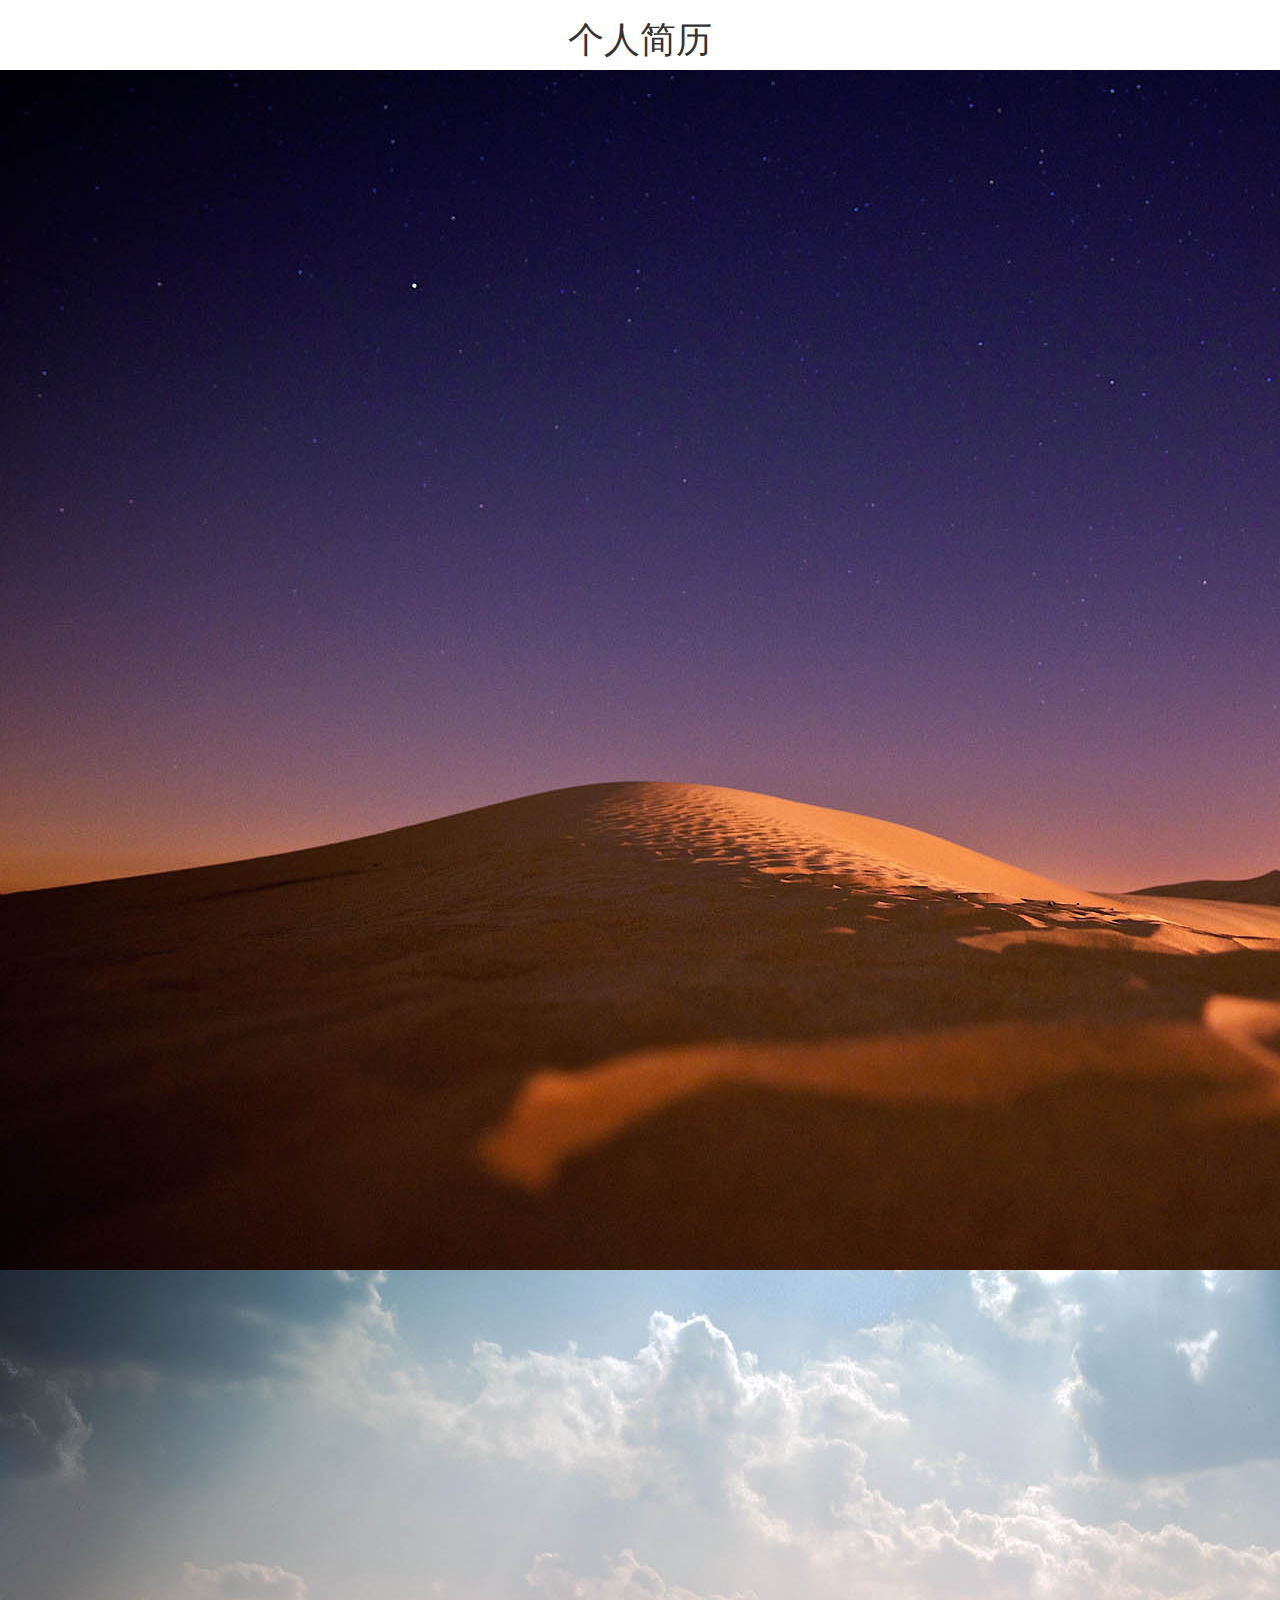
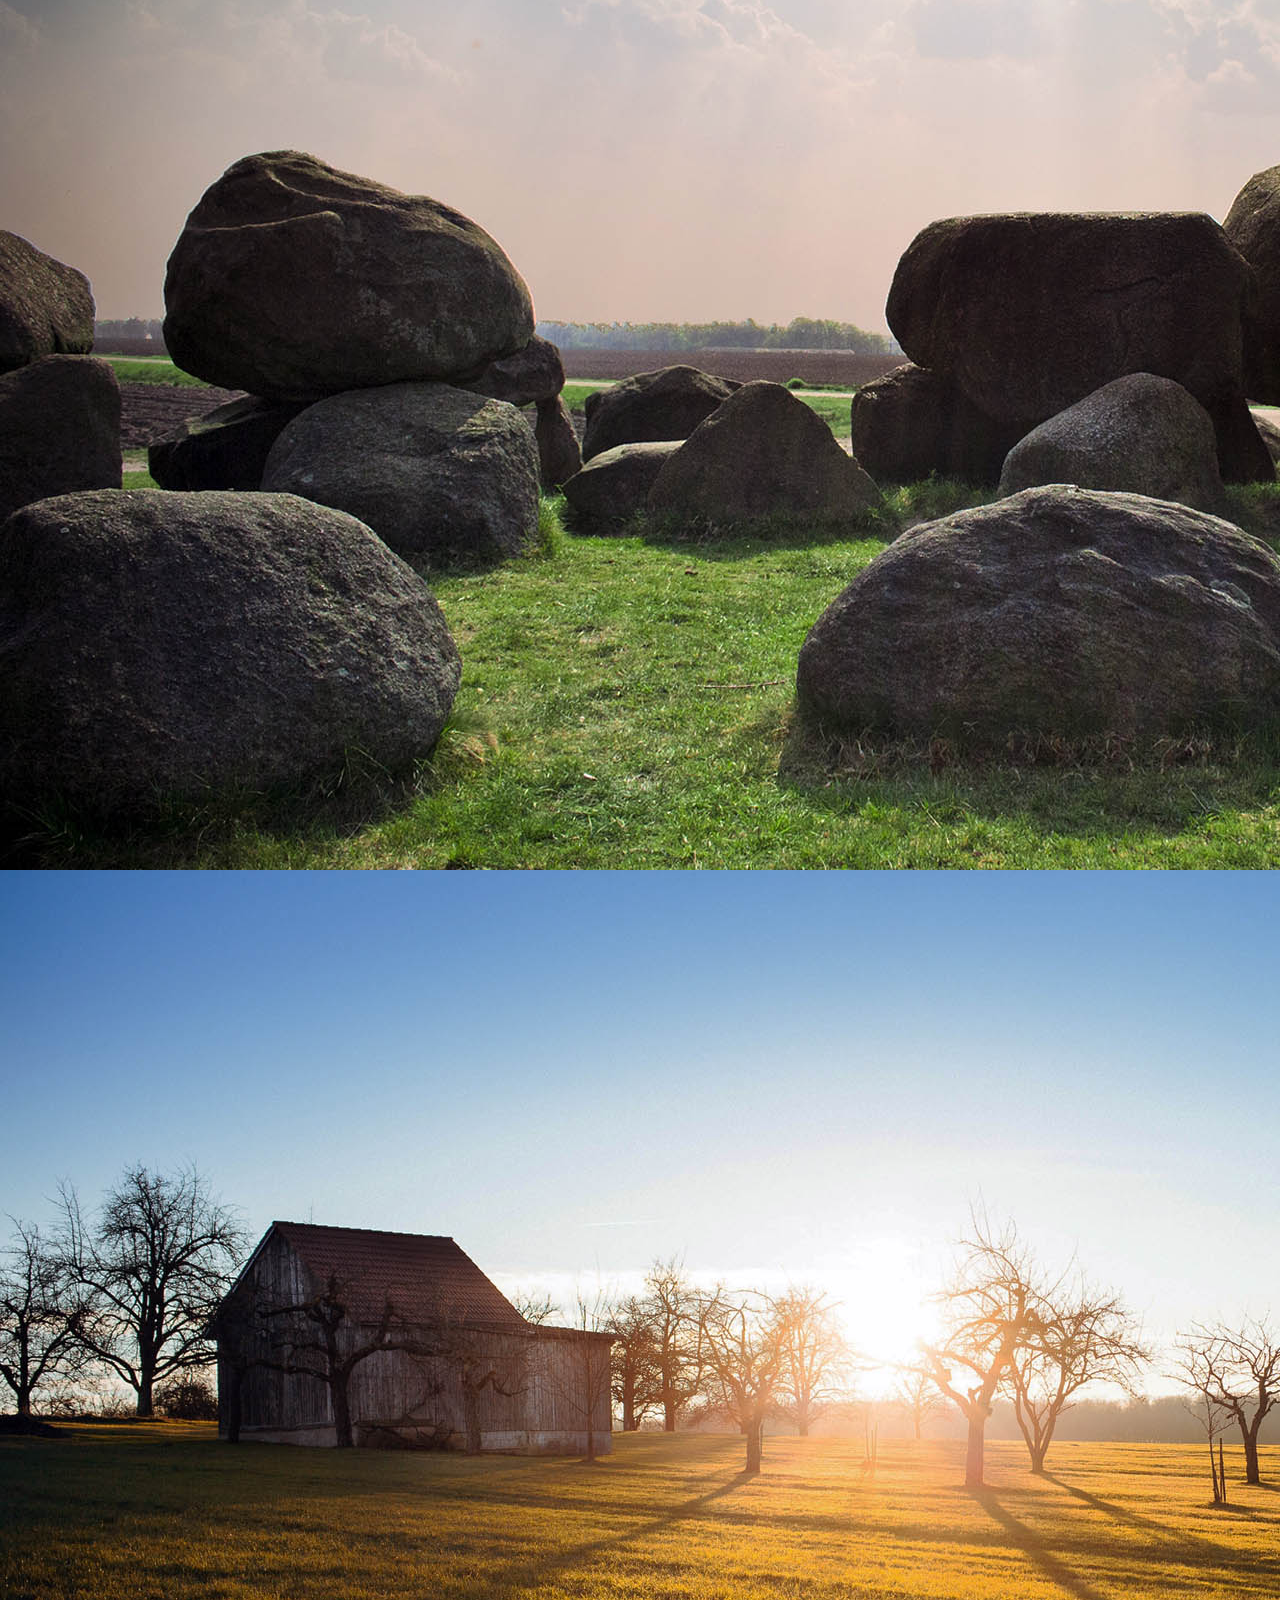
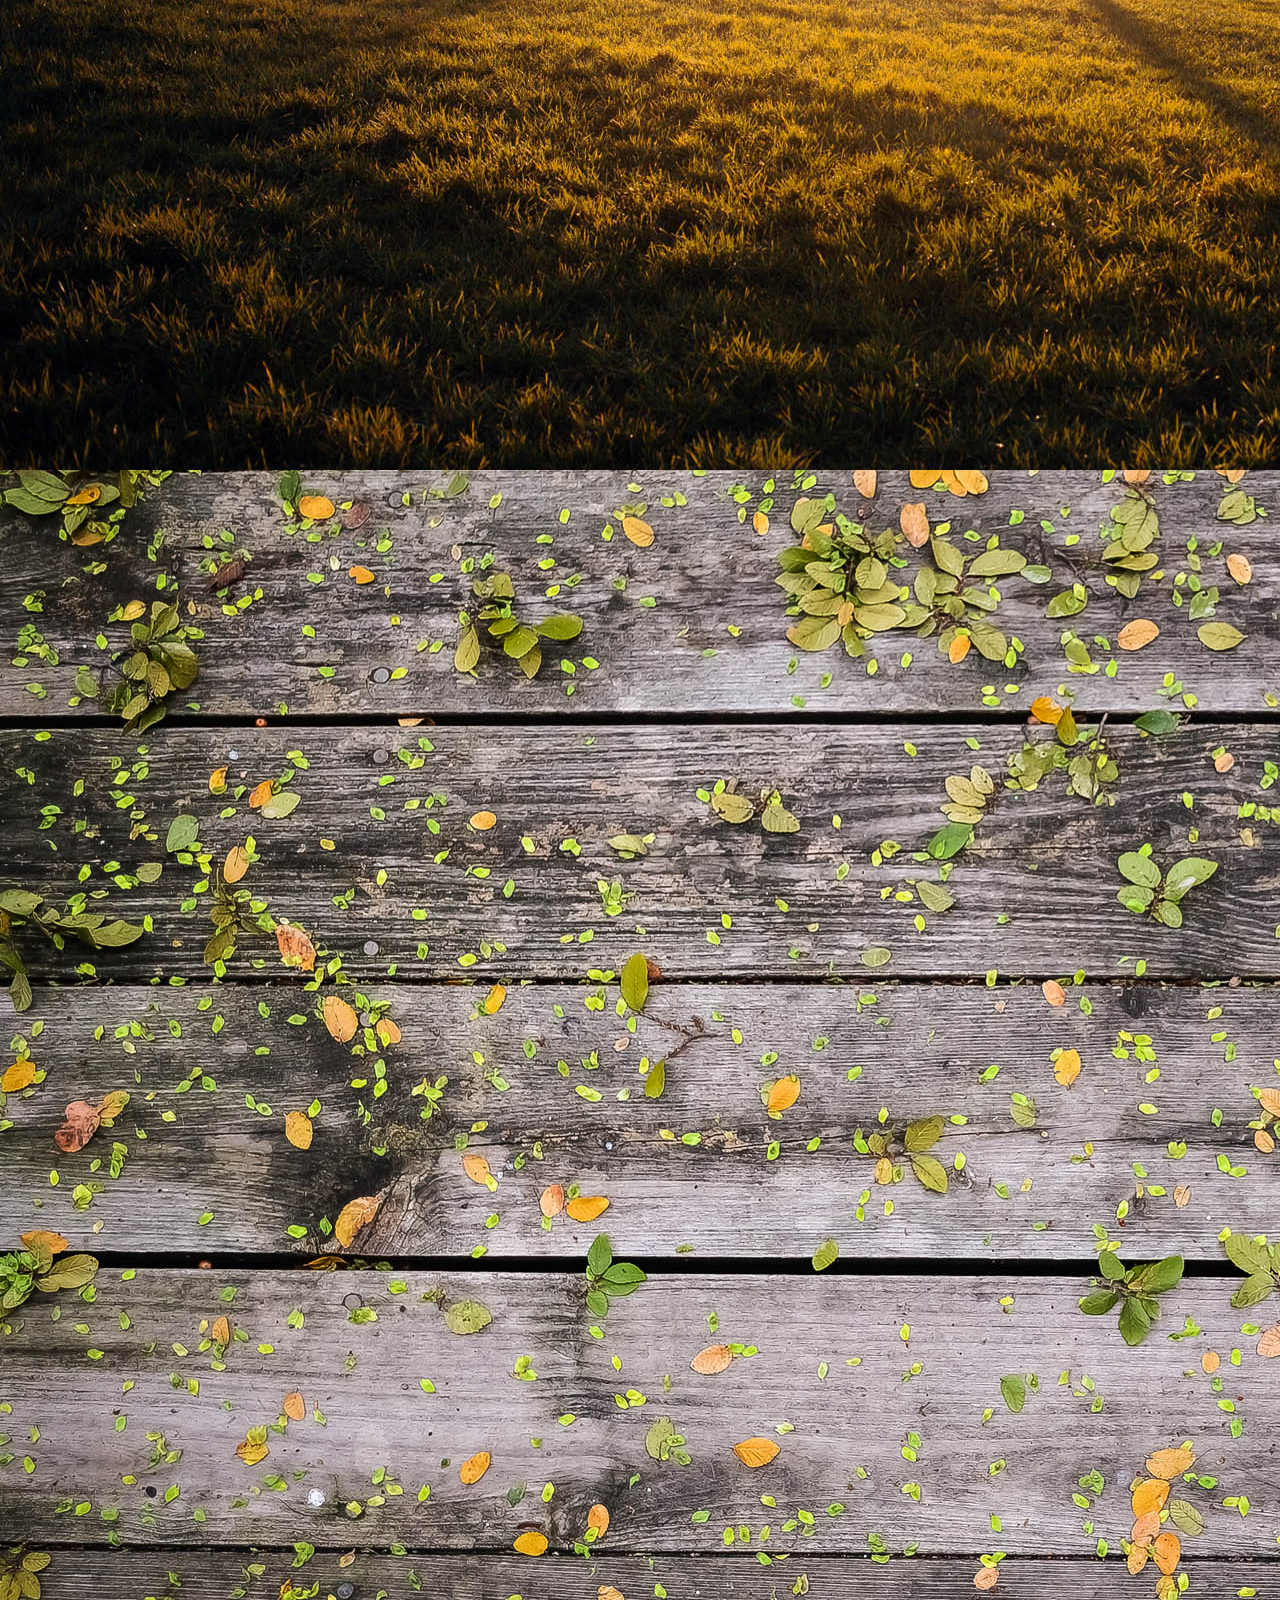
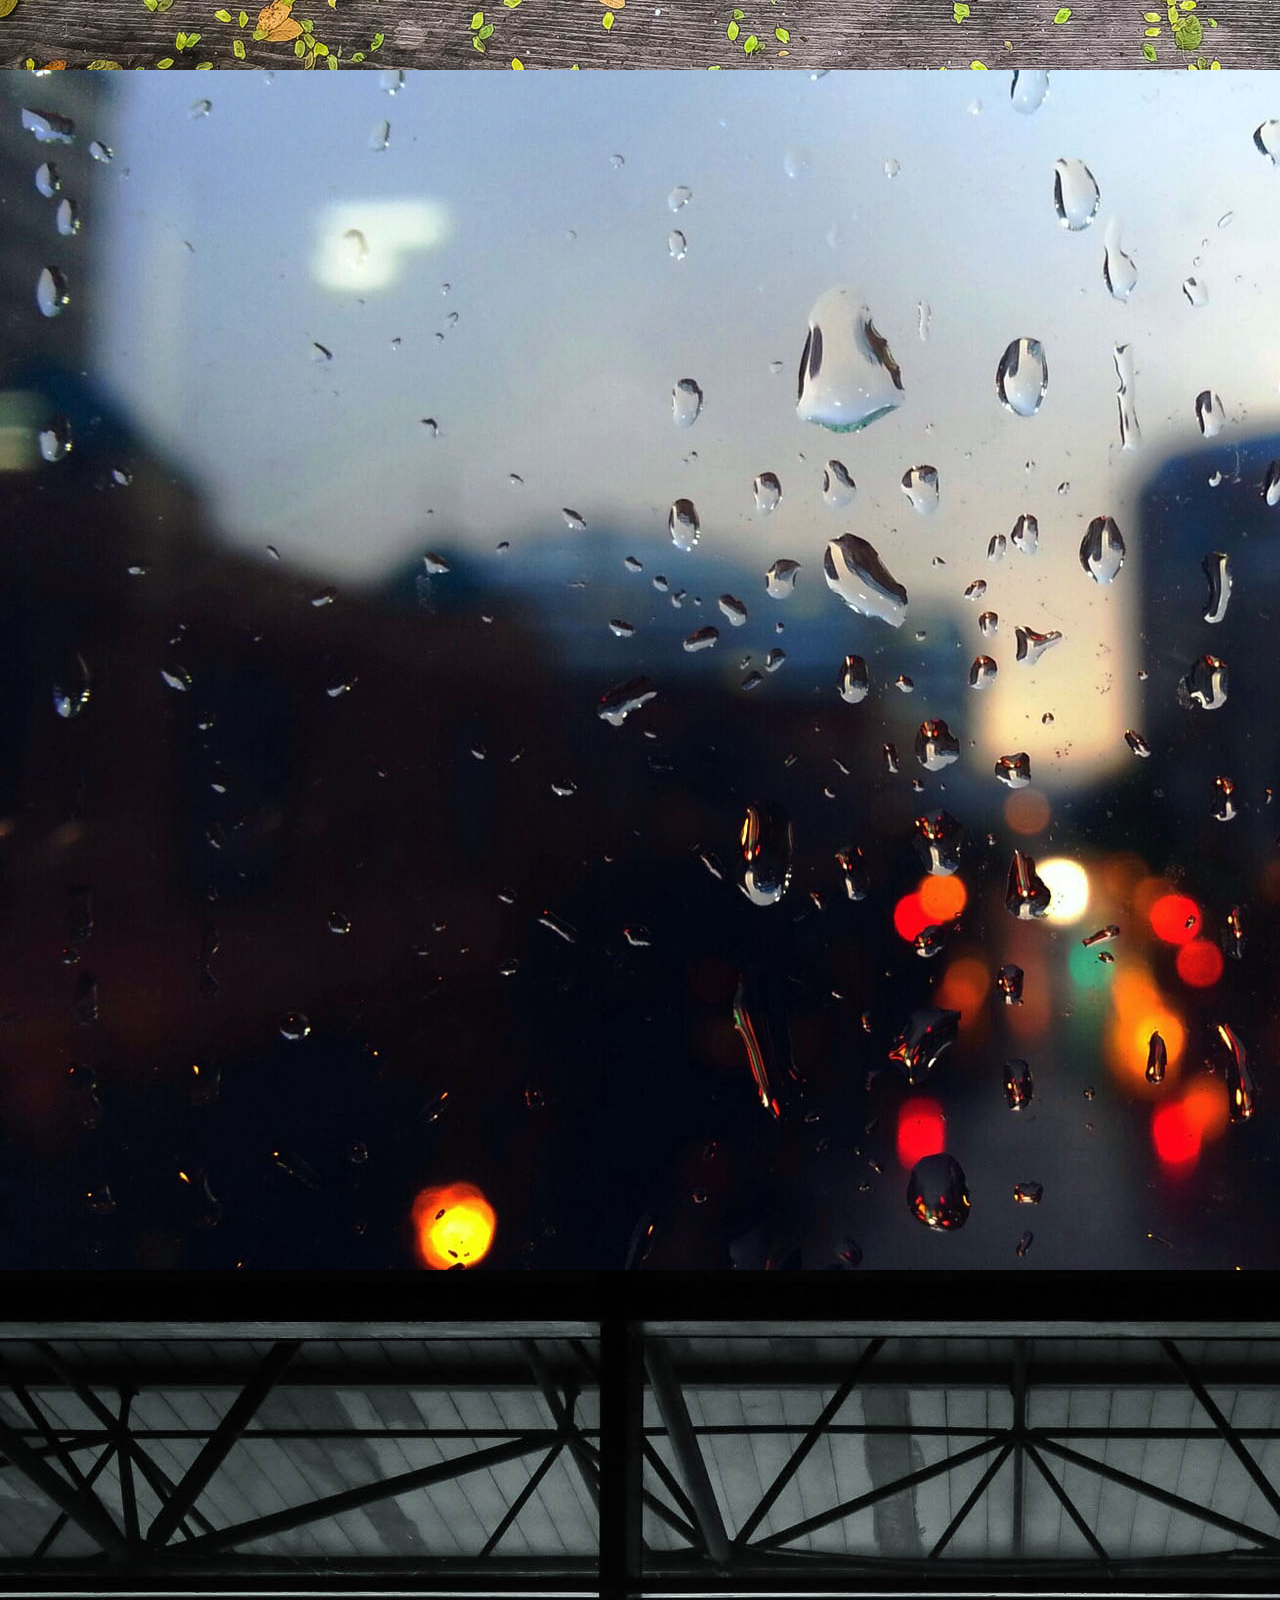
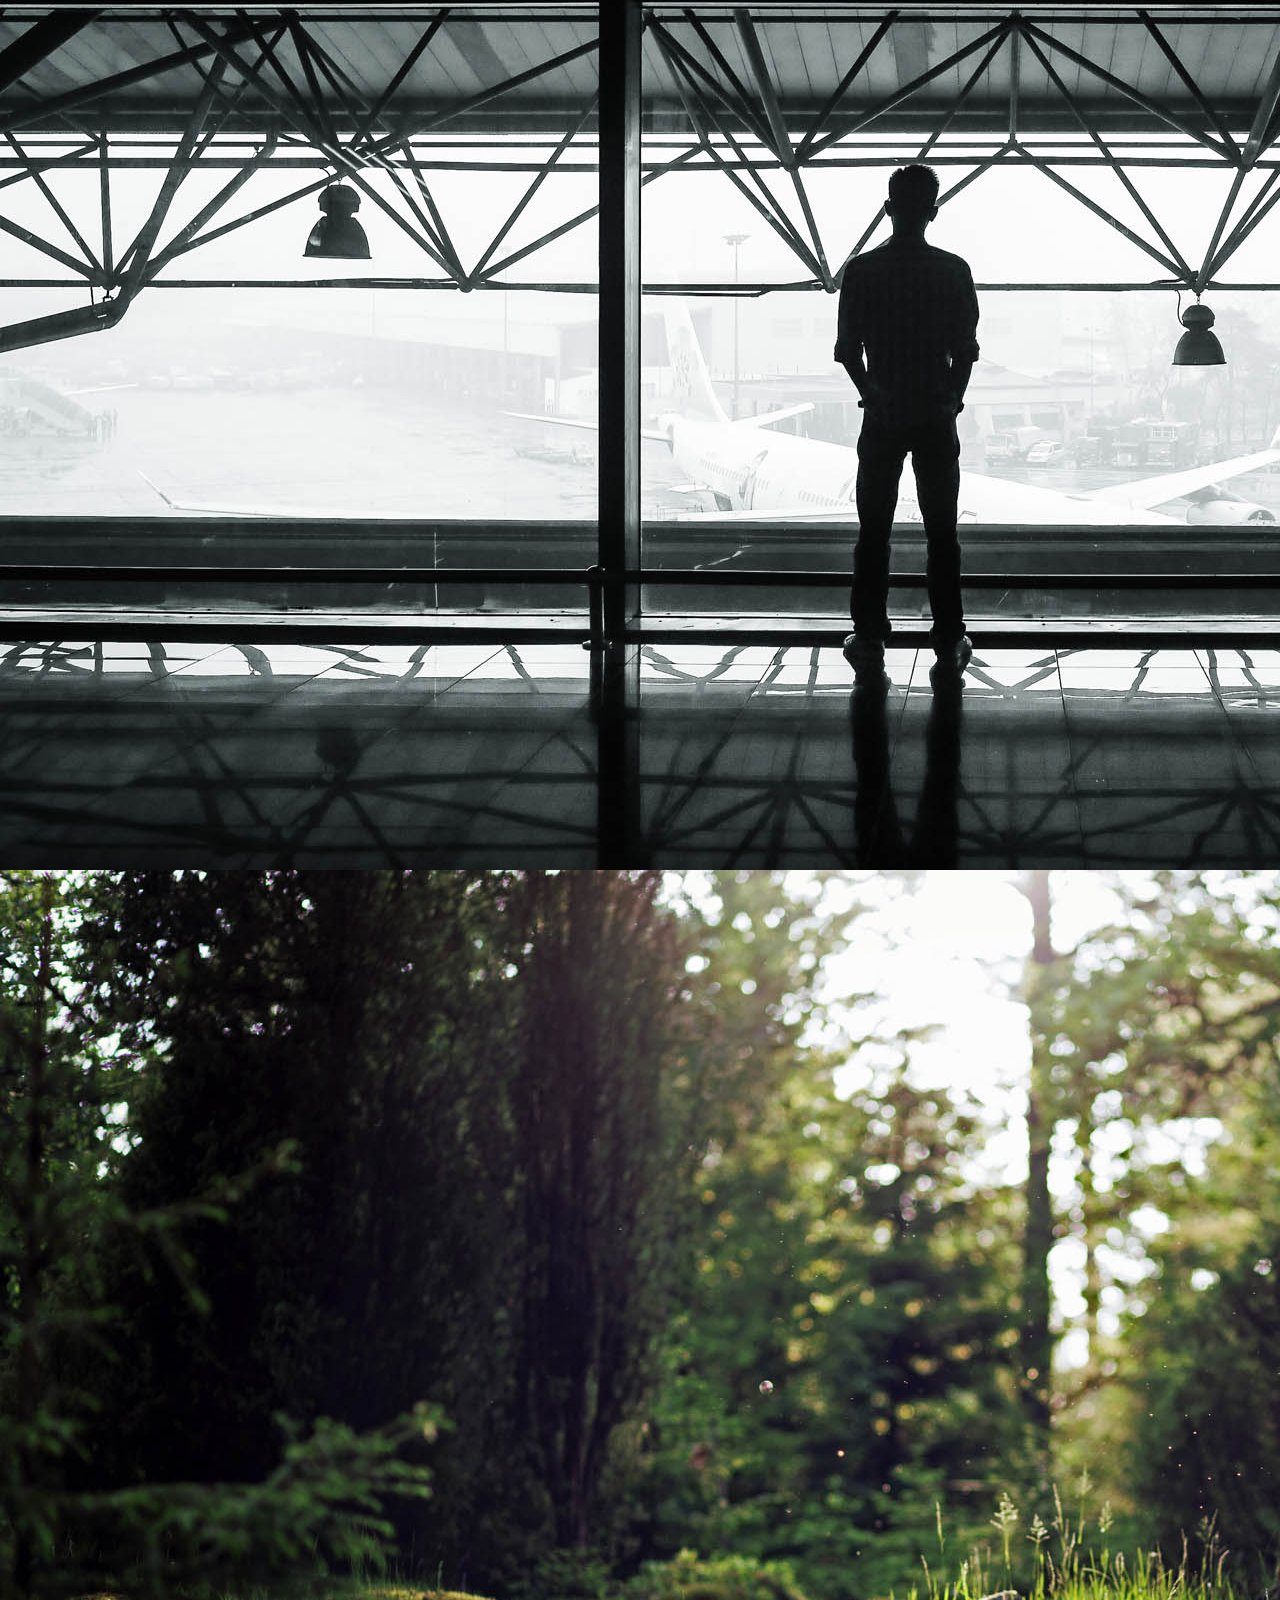
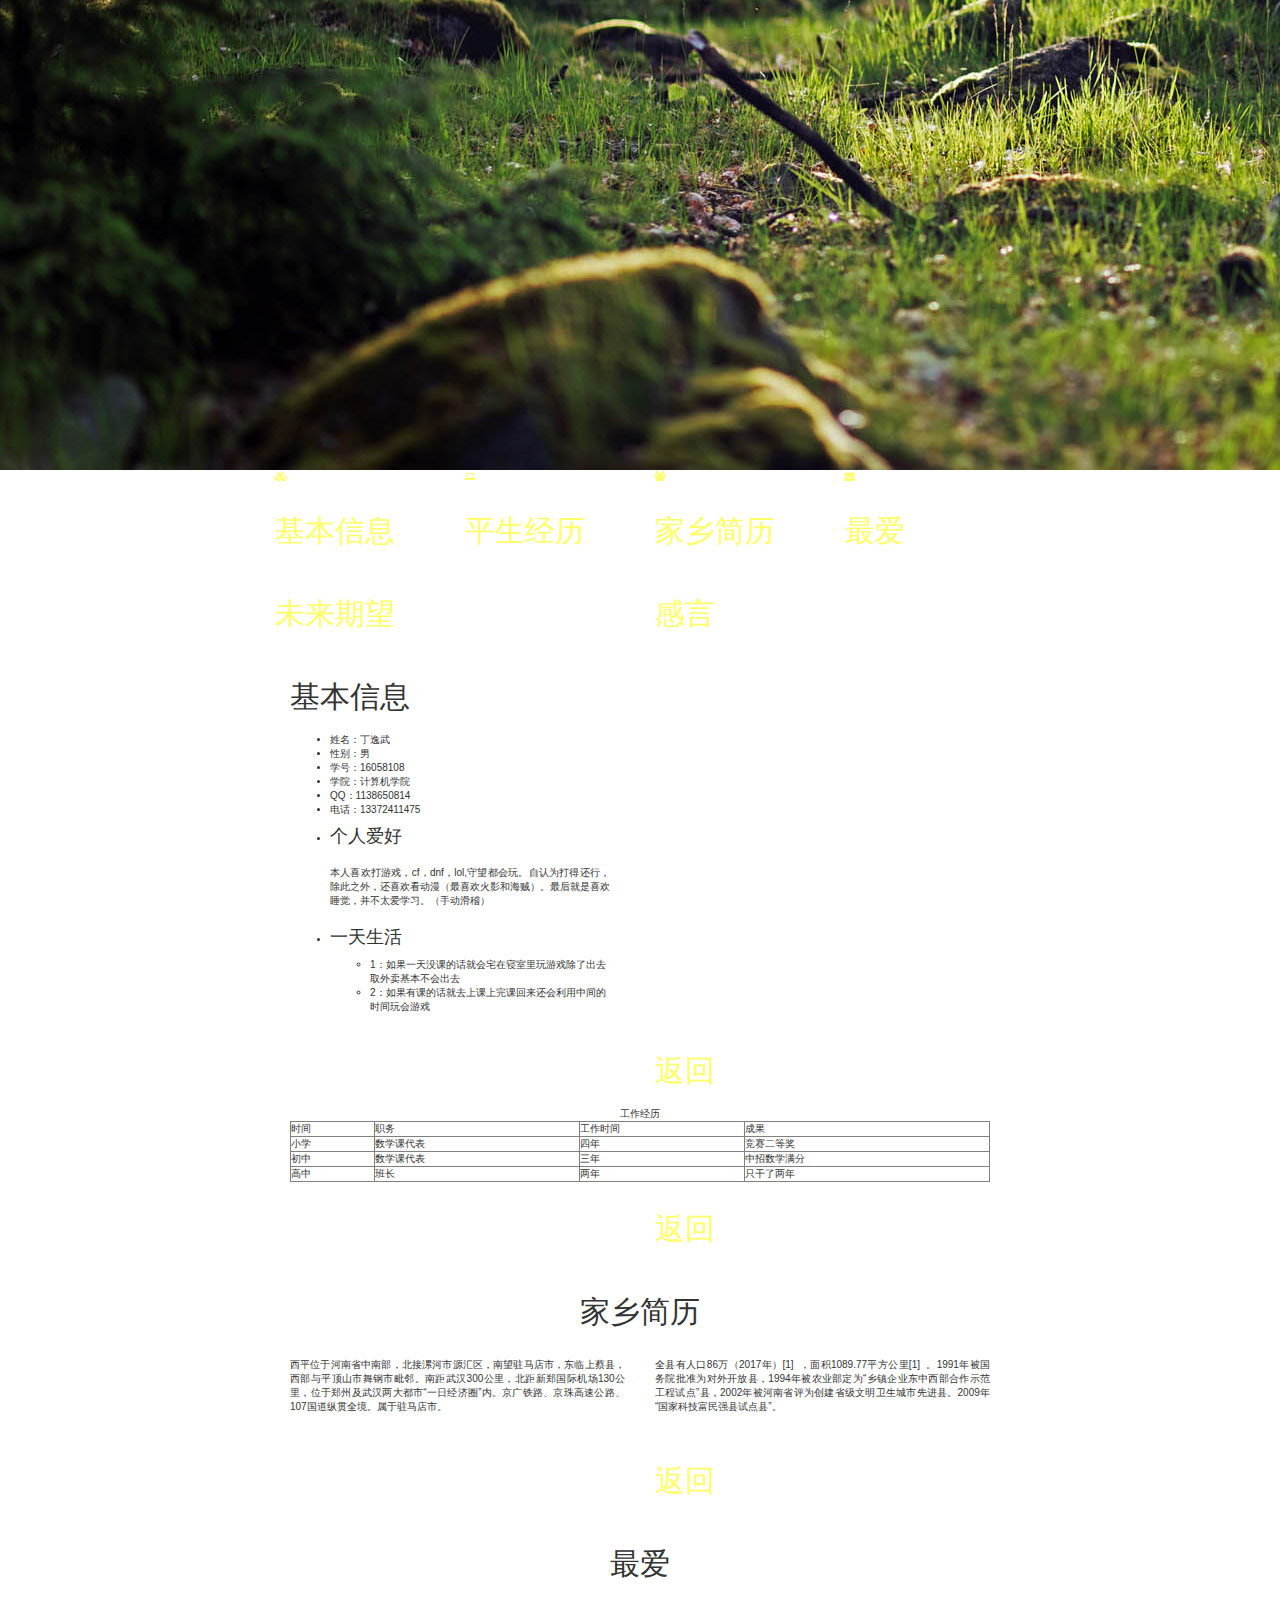
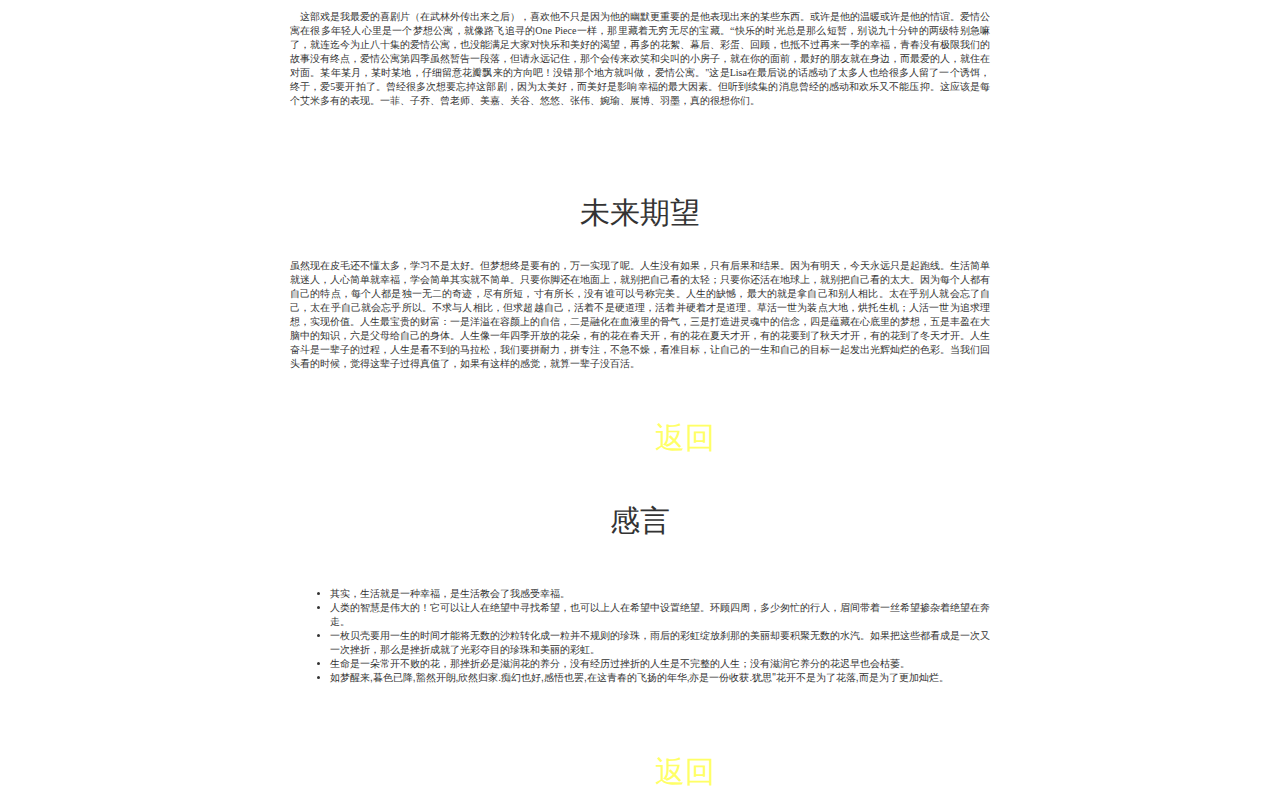
<file: index.html>
<!DOCTYPE html>
 <html class="no-js">
    <head>
        <meta charset="utf-8">
        <title>个人简历 </title>
        <meta name="description" content="">
        <meta name="viewport" content="width=device-width">
        <link rel="stylesheet" href="css/bootstrap.min.css">
        <link rel="stylesheet" href="css/font-awesome.min.css">
        <link rel="stylesheet" href="css/templatemo_main.css">
    </head>
    <body>
        <div id="main-wrapper">
            <div class="col-xs-12 col-sm-12 col-md-12 col-lg-12 text-center templatemo-logo margin-top-20">
                <h1 class="templatemo-site-title">个人简历 </h1>
            </div>

            <div class="image-section">
                <div class="image-container">
                    <img src="images/zoom-bg-1.jpg" id="menu-img" class="main-img inactive" alt="个人简历">
                    <img src="images/zoom-bg-2.jpg" id="基本信息-img" class="inactive" alt="基本信息">
                    <img src="images/zoom-bg-3.jpg" id="平生经历-img"  class="inactive" alt="平生经历">
                    <img src="images/zoom-bg-4.jpg" id="家乡简介-img" class="inactive" alt="家乡简历">
                    <img src="images/zoom-bg-5.jpg" id="最爱-img" class="inactive" alt="最爱">
                    <img src="images/zoom-bg-6.jpg" id="未来期望-img" class="main-img inactive" alt="未来期望">
                    <img src="images/zoom-bg-7.jpg" id="感言-img" class="main-img inactive" alt="感言">
                </div>
            </div>

            <div class="container">
                <div class="col-xs-12 col-sm-12 col-md-8 col-lg-8 col-md-offset-2 col-lg-offset-2 templatemo-content-wrapper">
                    <div class="templatemo-content">
                        
                        <section id="menu-section" class="active">
                            <div class="row">
                                <div class="col-xs-6 col-sm-3 col-md-3 col-lg-3 margin-bottom-20">
                                    <a href="#基本信息" class="change-section">
                                        <div class="black-bg btn-menu">
                                            <i class="fa fa-cubes"></i>
                                            <h2>基本信息</h2>
                                        </div>
                                    </a>
                                </div>
                                <div class="col-xs-6 col-sm-3 col-md-3 col-lg-3 margin-bottom-20">
                                    <a href="#平生经历" class="change-section">
                                        <div class="black-bg btn-menu">
                                            <i class="fa fa-laptop"></i>
                                            <h2>平生经历</h2>
                                        </div>
                                    </a>
                                </div>
                                <div class="col-xs-6 col-sm-3 col-md-3 col-lg-3 margin-bottom-20">
                                    <a href="#家乡简历" class="change-section">
                                        <div class="black-bg btn-menu">
                                            <i class="fa fa-users"></i>
                                            <h2>家乡简历</h2>
                                        </div>
                                    </a>
                                </div>
                                <div class="col-xs-6 col-sm-3 col-md-3 col-lg-3 margin-bottom-20">
                                    <a href="#最爱" class="change-section">
                                        <div class="black-bg btn-menu">
                                            <i class="fa fa-envelope"></i>
                                            <h2>最爱</h2>
                                        </div>
                                    </a>
                                </div>
                            
                                <div class="col-xs-12 col-sm-6 col-md-6 col-lg-6 margin-bottom-20">
                                    <a href="#未来期望" class="change-section">
                                        <div class="black-bg btn-menu">
                                            <h2>未来期望</h2>
                                        </div>
                                    </a>
                                </div>
                                <div class="col-xs-12 col-sm-6 col-md-6 col-lg-6 margin-bottom-20">
                                    <a href="#感言" class="change-section">
                                        <div class="black-bg btn-menu">
                                            <h2>感言</h2>
                                        </div>
                                    </a>
                                </div>
                              
                            </div>
                        </section> 
                        <section id="基本信息-section" class="inactive">
                            <div class="row">
                                <div class="col-sm-6 col-md-6 col-lg-6 margin-bottom-20">
                                    <div class="black-bg col-sm-12 col-md-12 col-lg-12">
                                        <h2>基本信息</h2>
                                            <ul>
                                               <li>姓名：丁逸武</li>
                                               <li>性别：男</li>
                                               <li>学号：16058108</li>
                                               <li>学院：计算机学院</li>
                                               <li>QQ：1138650814</li>
                                               <li>电话：13372411475</li>
                                               <li><h4 align="left">个人爱好</h4></li>
                                               <p>本人喜欢打游戏，cf，dnf，lol,守望都会玩。自认为打得还行，除此之外，还喜欢看动漫（最喜欢火影和海贼）。最后就是喜欢睡觉，并不太爱学习。（手动滑稽）</p>
                                               <li><h4>一天生活</h4></li>
                                               <ul><li>1：如果一天没课的话就会宅在寝室里玩游戏除了出去取外卖基本不会出去</li>
                                               <li>2：如果有课的话就去上课上完课回来还会利用中间的时间玩会游戏</li>
                                            </ul>

                                    </div>
                                </div>
                            </div>
                            <div class="row margin-top-20">
                                <div class="col-xs-6 col-sm-6 col-md-6 col-lg-6  pull-right">
                                    <a href="#menu" class="change-section">
                                        <div class="black-bg btn-menu">
                                            <h2>返回 </h2>
                                        </div>
                                    </a>
                                </div>
                            </div>
                        </section>
                        <section id="平生经历-section" class="inactive">
                            <div class="row">
                                <div class="col-sm-12 col-md-12 col-lg-12">
                                    <div class="col-sm-12 col-md-12 col-lg-12 black-bg">
                                       <table width="100%" border="1">
                                        <caption>工作经历</caption>
                                         <tr>
                                           <td>时间</td>
                                           <td>职务</td>
                                           <td>工作时间</td>
                                           <td>成果</td>
                                           </tr>
                                           <tr>
                                           <td>小学</td>
                                           <td>数学课代表</td>
                                           <td>四年</td>
                                           <td>竞赛二等奖</td>
                                           </tr>
                                           <tr>
                                           <td>初中</td>
                                           <td>数学课代表</td>
                                           <td>三年</td>
                                           <td>中招数学满分</td>
                                           </tr>
                                            <tr>
                                           <td>高中</td>
                                           <td>班长</td>
                                           <td>两年</td>
                                           <td>只干了两年</td>
                                           </tr>
                                           </table>

                                    </div>
                                </div>
                            </div>
                            <div class="row margin-top-20">
                                <div class="col-xs-6 col-sm-6 col-md-6 col-lg-6  pull-right">
                                    <a href="#menu" class="change-section">
                                        <div class="black-bg btn-menu">
                                            <h2>返回</h2>
                                        </div>
                                    </a>
                                </div>
                            </div>
                        </section>
                        <section id="家乡简历-section" class="inactive">
                            <div class="row">
                                <div class="black-bg col-sm-12 col-md-12 col-lg-12">
                                    <h2 class="text-center">家乡简历</h2>
                                    <div class="col-sm-6 col-md-6">
                                    <p>西平位于河南省中南部，北接漯河市源汇区，南望驻马店市，东临上蔡县，西部与平顶山市舞钢市毗邻。南距武汉300公里，北距新郑国际机场130公里，位于郑州及武汉两大都市“一日经济圈”内。京广铁路、京珠高速公路、107国道纵贯全境。属于驻马店市。</p>

                                    </div>
                                    <div class="col-sm-6 col-md-6">
                                        <p>全县有人口86万（2017年）[1]  ，面积1089.77平方公里[1]  。1991年被国务院批准为对外开放县，1994年被农业部定为“乡镇企业东中西部合作示范工程试点”县，2002年被河南省评为创建省级文明卫生城市先进县。2009年“国家科技富民强县试点县”。</p>
                                    </div>
                                </div>
                            </div>
                            <div class="row margin-top-20">
                                <div class="col-xs-6 col-sm-6 col-md-6 col-lg-6  pull-right">
                                    <a href="#menu" class="change-section">
                                        <div class="black-bg btn-menu">
                                            <h2>返回</h2>
                                        </div>
                                    </a>
                                </div>
                            </div>
                        </section>    
                        <section id="最爱-section" class="inactive">
                            <div class="row">
                                <div class="black-bg col-sm-12 col-md-12 col-lg-12">
                                    <h2 class="text-center">最爱</h2>
                                    
                                    <div class="col-sm-12 col-md-12">
                                        <p><font face="楷体">&nbsp;&nbsp;&nbsp;&nbsp;这部戏是我最爱的喜剧片（在武林外传出来之后），喜欢他不只是因为他的幽默更重要的是他表现出来的某些东西。或许是他的温暖或许是他的情谊。爱情公寓在很多年轻人心里是一个梦想公寓，就像路飞追寻的One Piece一样，那里藏着无穷无尽的宝藏。“快乐的时光总是那么短暂，别说九十分钟的两级特别急嘛了，就连迄今为止八十集的爱情公寓，也没能满足大家对快乐和美好的渴望，再多的花絮、幕后、彩蛋、回顾，也抵不过再来一季的幸福，青春没有极限我们的故事没有终点，爱情公寓第四季虽然暂告一段落，但请永远记住，那个会传来欢笑和尖叫的小房子，就在你的面前，最好的朋友就在身边，而最爱的人，就住在对面。某年某月，某时某地，仔细留意花瓣飘来的方向吧！没错那个地方就叫做，爱情公寓。"这是Lisa在最后说的话感动了太多人也给很多人留了一个诱饵，终于，爱5要开拍了。曾经很多次想要忘掉这部剧，因为太美好，而美好是影响幸福的最大因素。但听到续集的消息曾经的感动和欢乐又不能压抑。这应该是每个艾米多有的表现。一菲、子乔、曾老师、美嘉、关谷、悠悠、张伟、婉瑜、展博、羽墨，真的很想你们。</font></p>
                                        <marquee bgcolor="#FFFFFF" loop="2" direction="up">
                                        <font face="隶书" size="5" color="#00FF00">这是真心地</font>
                                        </marquee>

                                    </div>
                        </section>    
                        <section id="未来期望-section" class="inactive">
                            <div class="row">
                                <div class="black-bg col-sm-12 col-md-12 col-lg-12">
                                    <h2 class="text-center">未来期望</h2>
                                    <div class="col-sm-12 col-md-12">
                                        <p>虽然现在皮毛还不懂太多，学习不是太好。但梦想终是要有的，万一实现了呢。人生没有如果，只有后果和结果。因为有明天，今天永远只是起跑线。生活简单就迷人，人心简单就幸福，学会简单其实就不简单。只要你脚还在地面上，就别把自己看的太轻；只要你还活在地球上，就别把自己看的太大。因为每个人都有自己的特点，每个人都是独一无二的奇迹，尽有所短，寸有所长，没有谁可以号称完美。人生的缺憾，最大的就是拿自己和别人相比。太在乎别人就会忘了自己，太在乎自己就会忘乎所以。不求与人相比，但求超越自己，活着不是硬道理，活着并硬着才是道理。草活一世为装点大地，烘托生机；人活一世为追求理想，实现价值。人生最宝贵的财富：一是洋溢在容颜上的自信，二是融化在血液里的骨气，三是打造进灵魂中的信念，四是蕴藏在心底里的梦想，五是丰盈在大脑中的知识，六是父母给自己的身体。人生像一年四季开放的花朵，有的花在春天开，有的花在夏天才开，有的花要到了秋天才开，有的花到了冬天才开。人生奋斗是一辈子的过程，人生是看不到的马拉松，我们要拼耐力，拼专注，不急不燥，看准目标，让自己的一生和自己的目标一起发出光辉灿烂的色彩。当我们回头看的时候，觉得这辈子过得真值了，如果有这样的感觉，就算一辈子没百活。</p>
                                    </div>
                                </div>
                            </div>
                            <div class="row margin-top-20">
                                <div class="col-xs-6 col-sm-6 col-md-6 col-lg-6  pull-right">
                                    <a href="#menu" class="change-section">
                                        <div class="black-bg btn-menu">
                                            <h2>返回</h2>
                                        </div>
                                    </a>
                                </div>
                            </div>
                        </section>
                        <section id="感言-section" class="inactive">
                            <div class="row">
                                <div class="black-bg col-sm-12 col-md-12 col-lg-12">
                                    
                                    <h2 class="text-center">感言</h2>
                                    <div class="col-sm-12 col-md-12">
                                        <p>
                                        <ul>
                                        <li>其实，生活就是一种幸福，是生活教会了我感受幸福。</li>
                                        <li>人类的智慧是伟大的！它可以让人在绝望中寻找希望，也可以上人在希望中设置绝望。环顾四周，多少匆忙的行人，眉间带着一丝希望掺杂着绝望在奔走。</li>
                                        <li>一枚贝壳要用一生的时间才能将无数的沙粒转化成一粒并不规则的珍珠，雨后的彩虹绽放刹那的美丽却要积聚无数的水汽。如果把这些都看成是一次又一次挫折，那么是挫折成就了光彩夺目的珍珠和美丽的彩虹。</li>
                                        <li>生命是一朵常开不败的花，那挫折必是滋润花的养分，没有经历过挫折的人生是不完整的人生；没有滋润它养分的花迟早也会枯萎。</li>
                                        <li>如梦醒来,暮色已降,豁然开朗,欣然归家.痴幻也好,感悟也罢,在这青春的飞扬的年华,亦是一份收获.犹思"花开不是为了花落,而是为了更加灿烂。
                                        </li>
                                        </ul>
                                        </p>
                                    </div>

                                </div>
                            </div>
                            <div class="row margin-top-20">
                                <div class="col-xs-6 col-sm-6 col-md-6 col-lg-6  pull-right">
                                    <a href="#menu" class="change-section">
                                        <div class="black-bg btn-menu">
                                            <h2>返回</h2>
                                        </div>
                                    </a>
                                </div>
                            </div>
                        </section>   

                        
                    </div>
                </div>
            </div> 
        

    </body> 
</html>
</file>
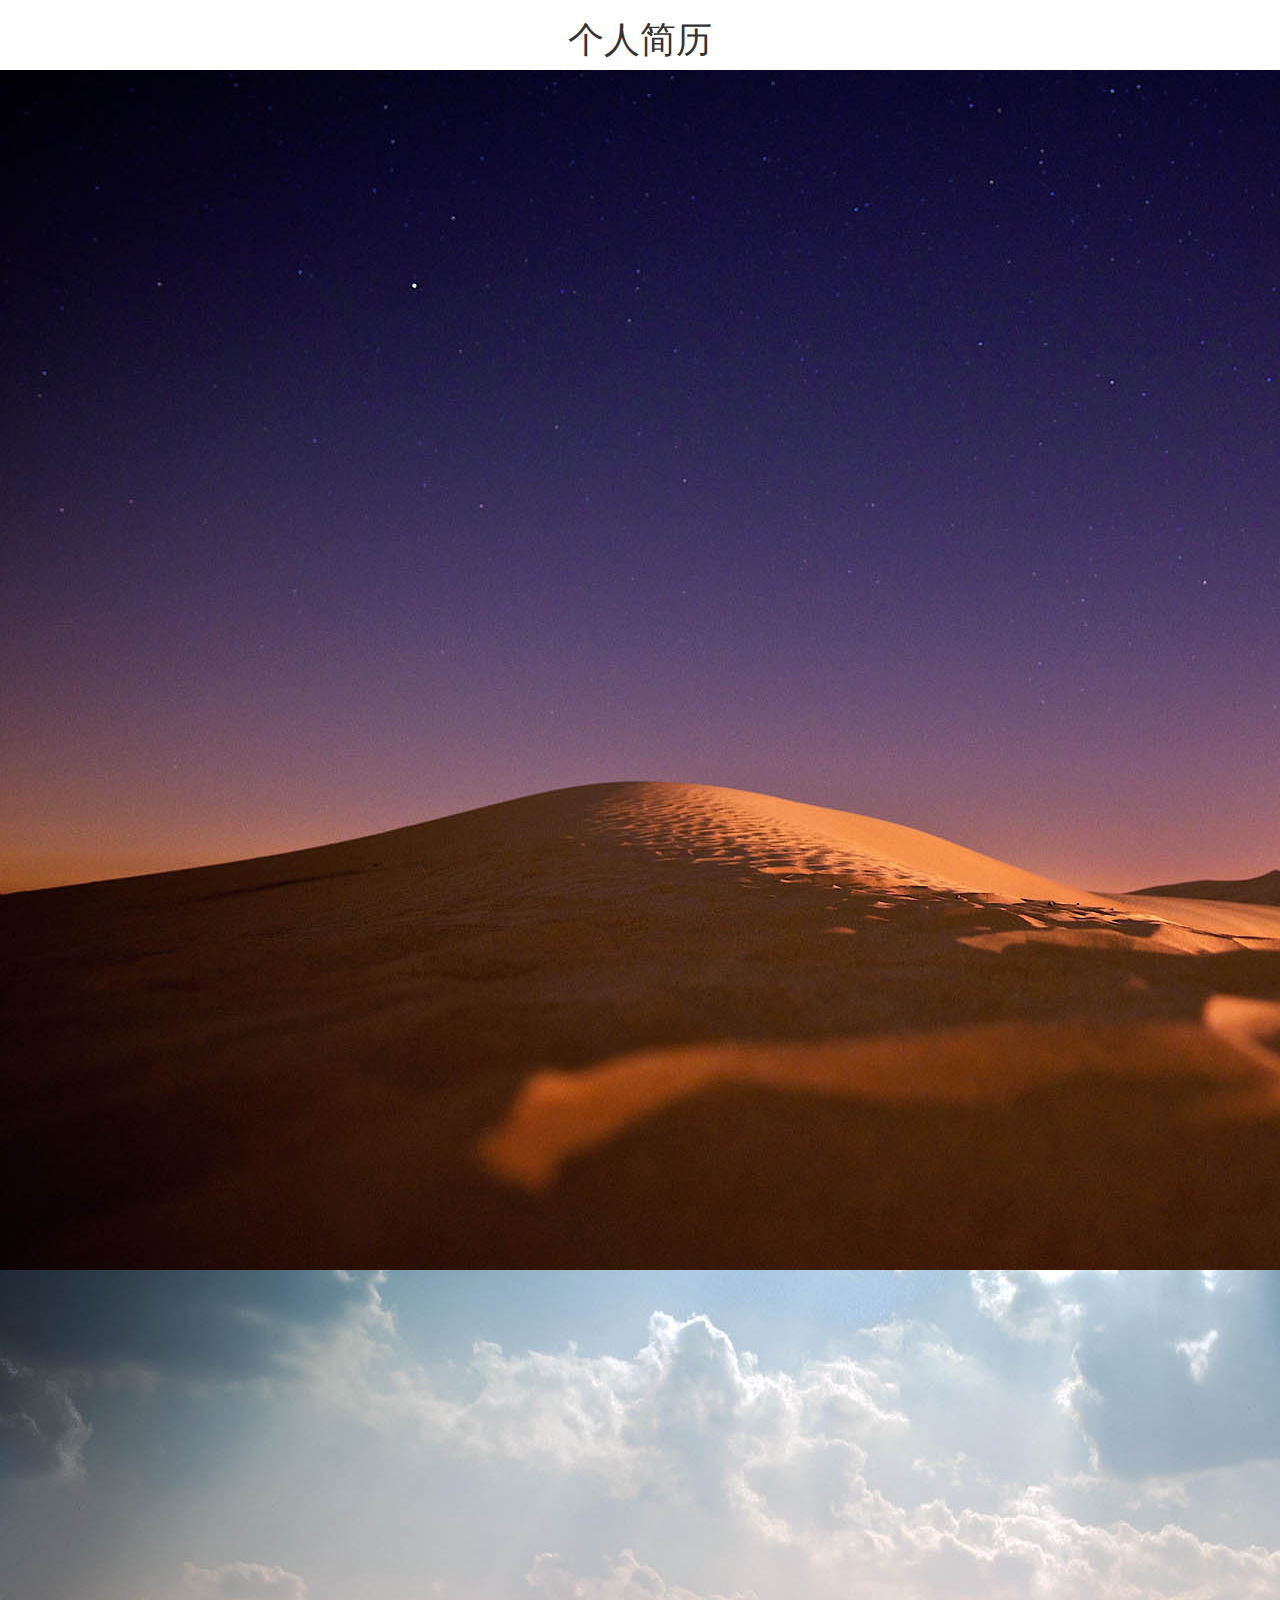
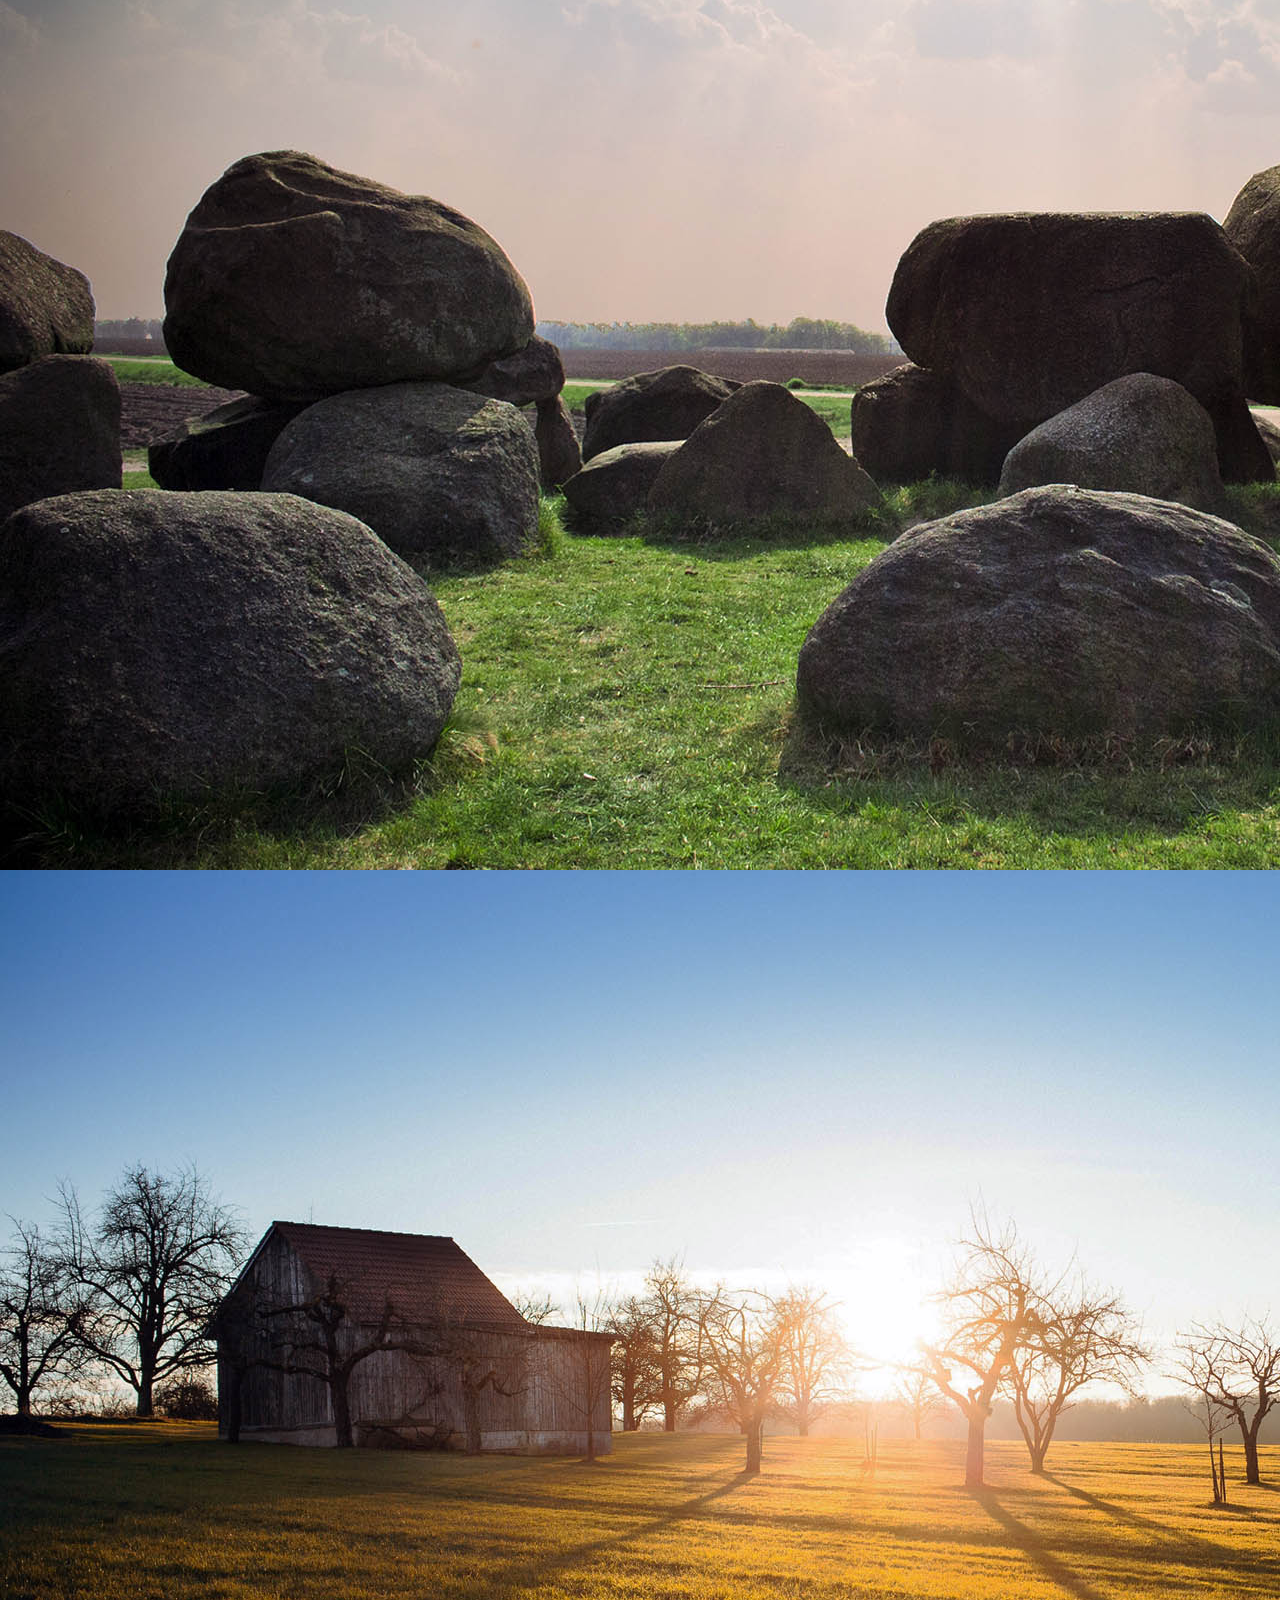
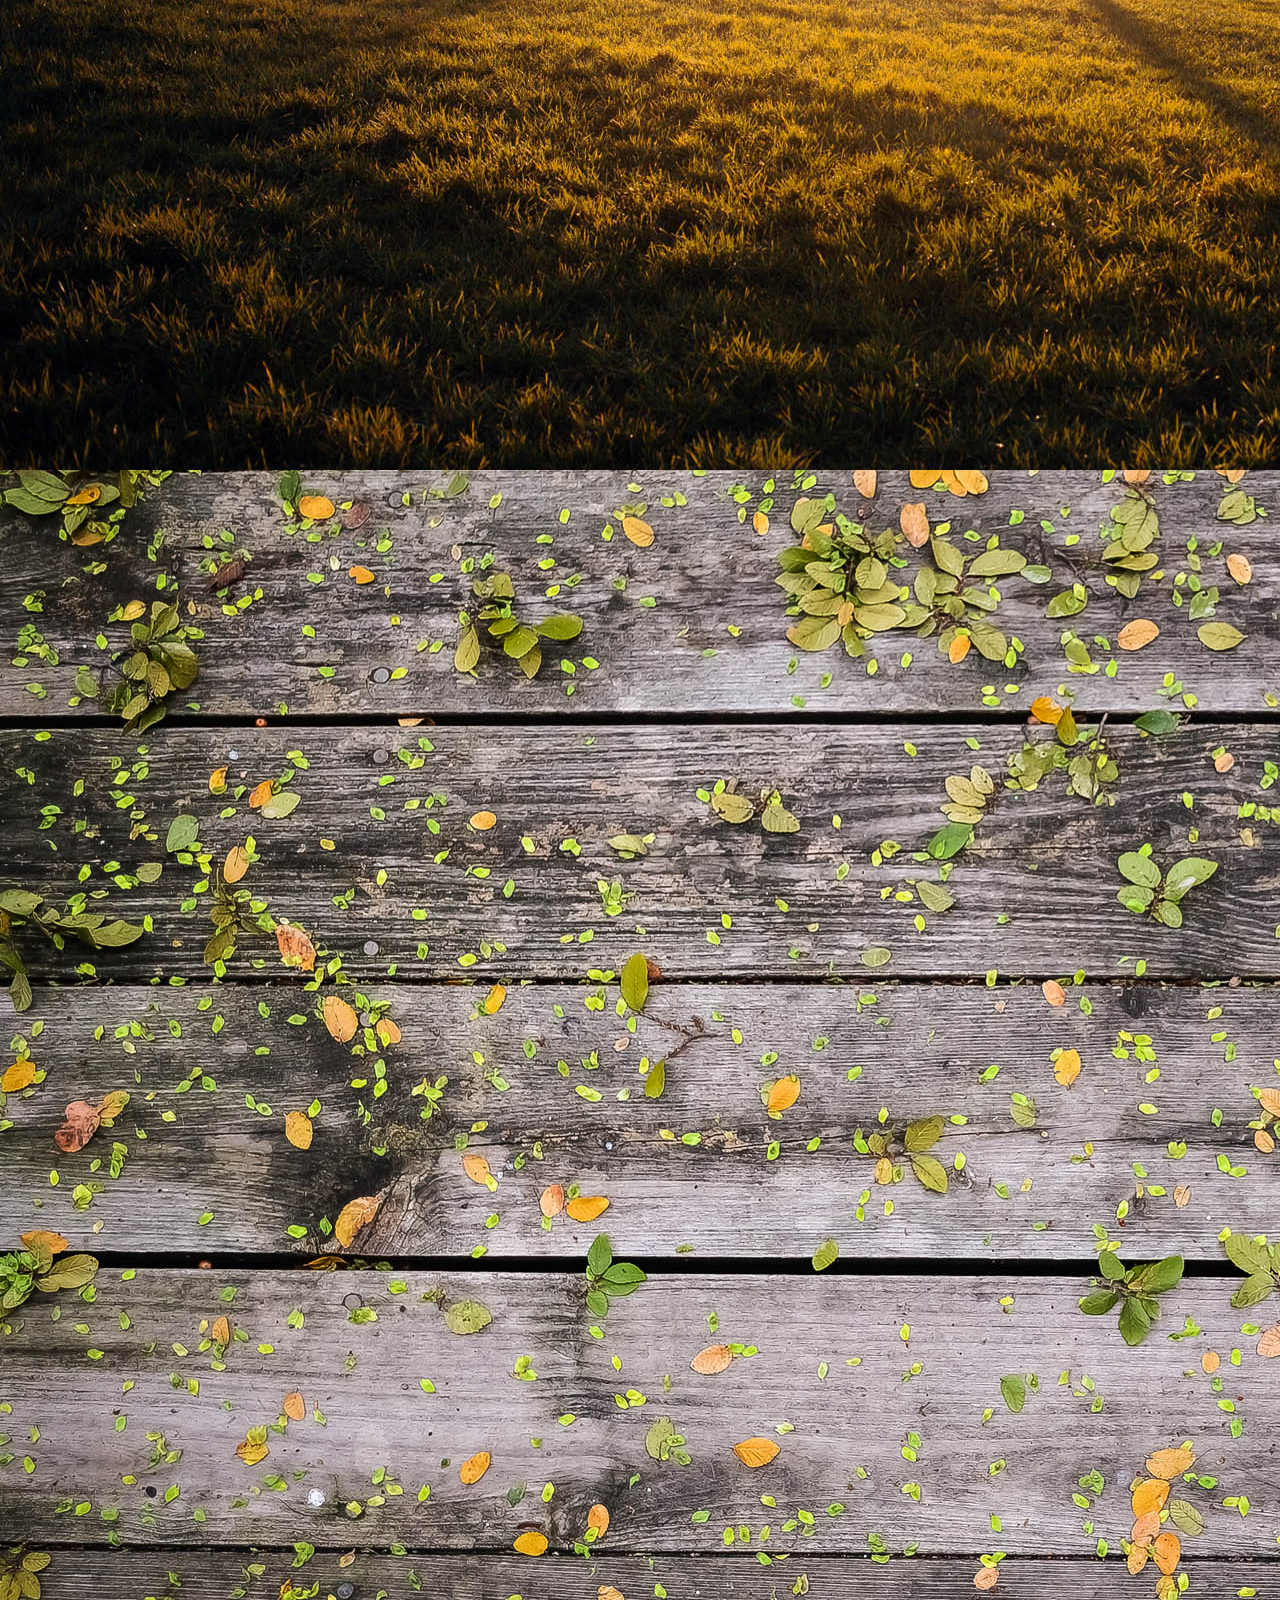
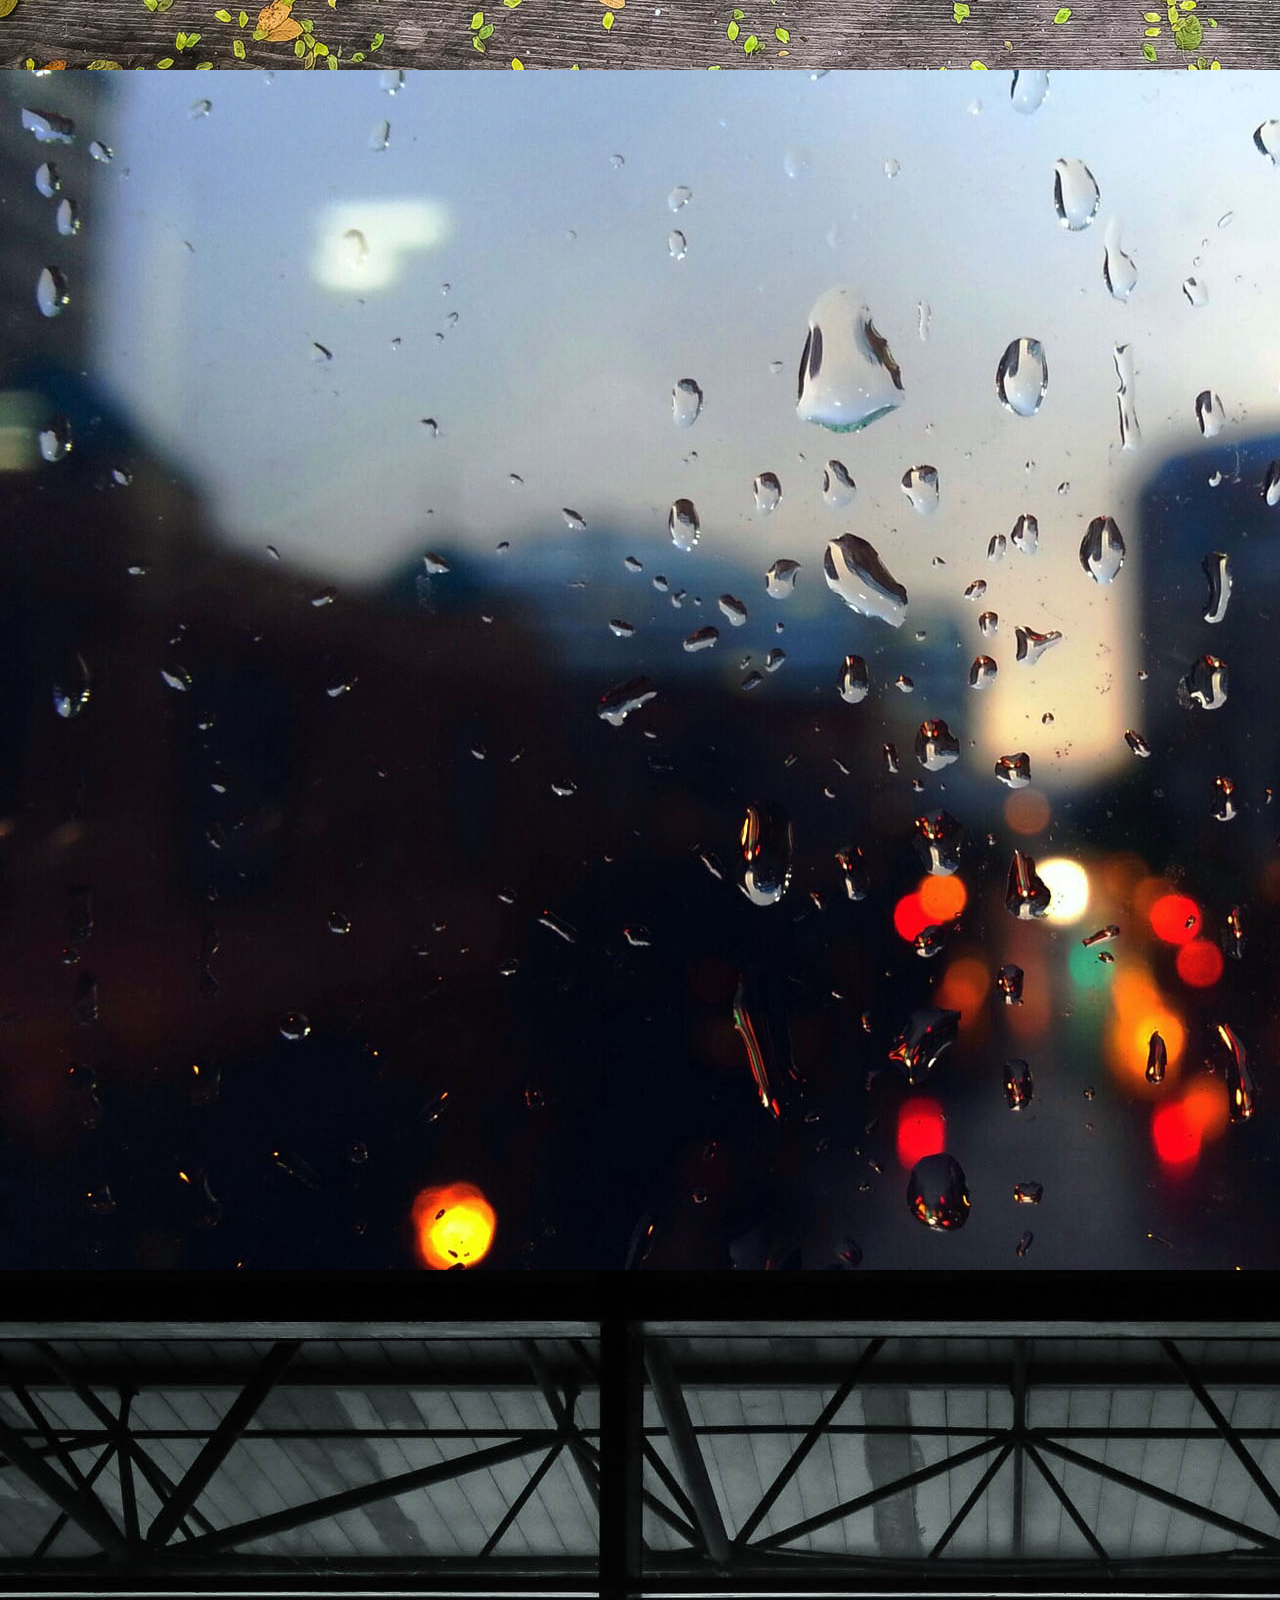
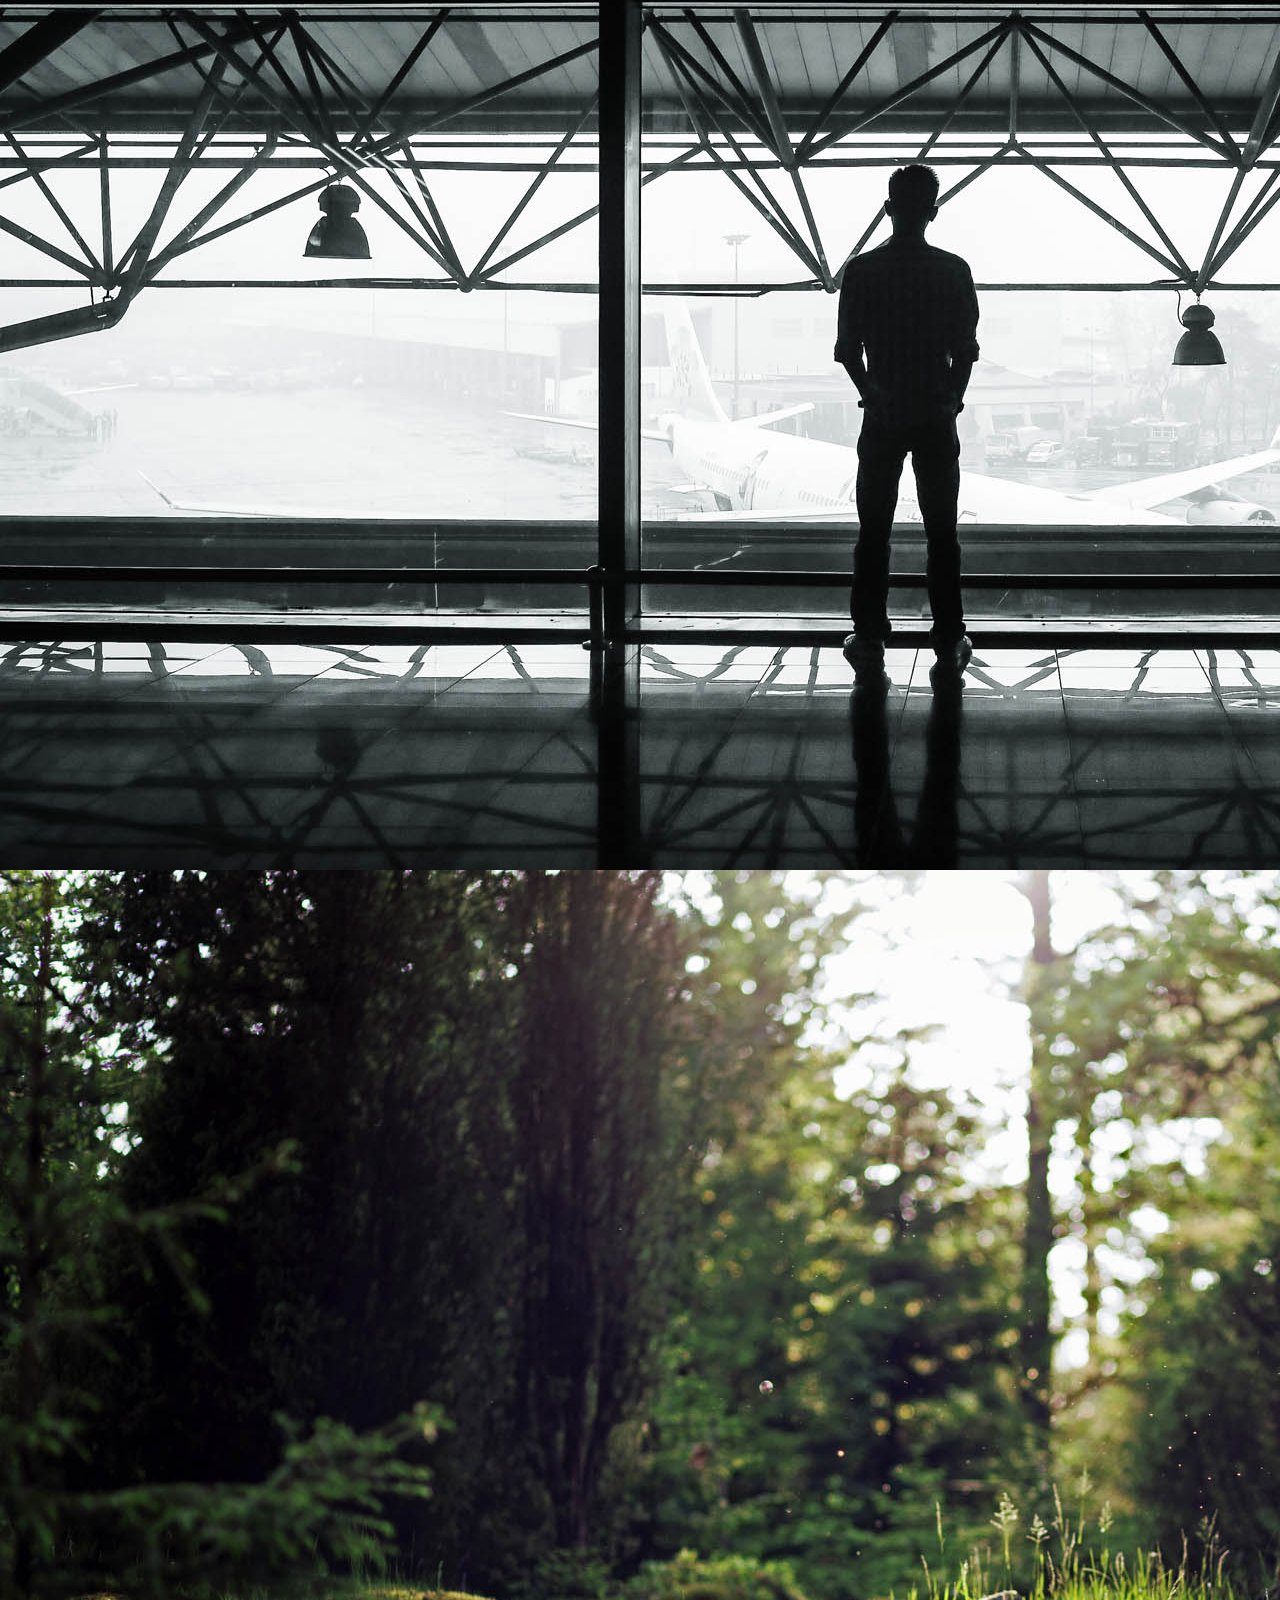
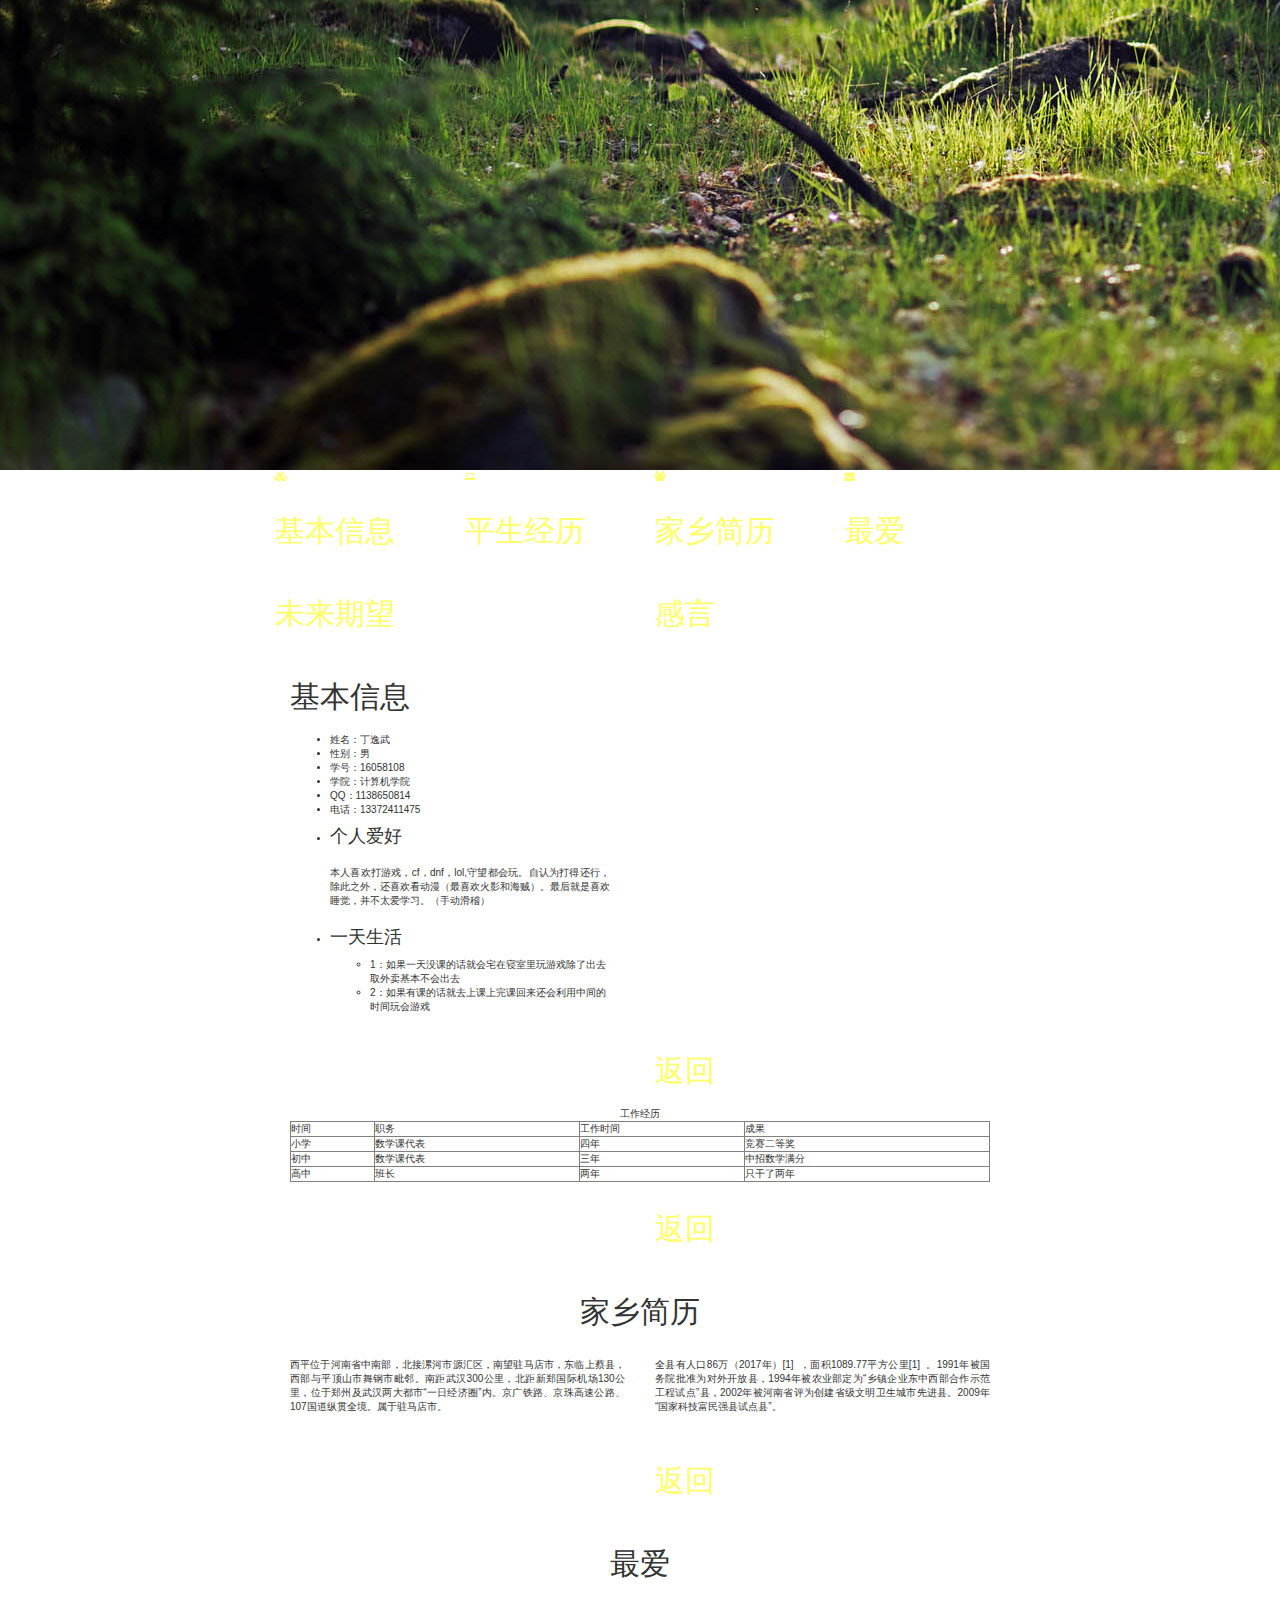
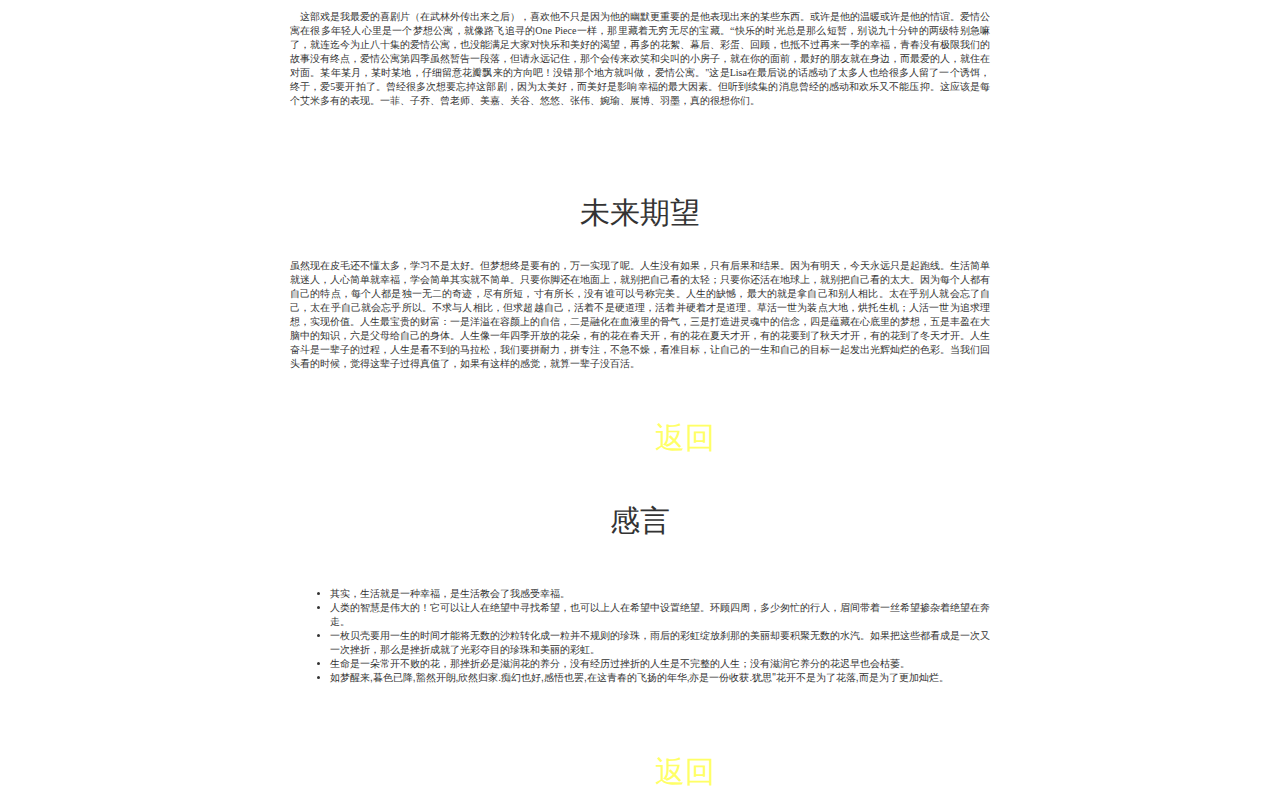
<file: 个人简历.html>
<!DOCTYPE html>
 <html class="no-js">
    <head>
        <meta charset="utf-8">
        <title>个人简历 </title>
        <meta name="description" content="">
        <meta name="viewport" content="width=device-width">
        <link rel="stylesheet" href="css/bootstrap.min.css">
        <link rel="stylesheet" href="css/font-awesome.min.css">
        <link rel="stylesheet" href="css/templatemo_main.css">
    </head>
    <body>
        <div id="main-wrapper">
            <div class="col-xs-12 col-sm-12 col-md-12 col-lg-12 text-center templatemo-logo margin-top-20">
                <h1 class="templatemo-site-title">个人简历 </h1>
            </div>

            <div class="image-section">
                <div class="image-container">
                    <img src="images/zoom-bg-1.jpg" id="menu-img" class="main-img inactive" alt="个人简历">
                    <img src="images/zoom-bg-2.jpg" id="基本信息-img" class="inactive" alt="基本信息">
                    <img src="images/zoom-bg-3.jpg" id="平生经历-img"  class="inactive" alt="平生经历">
                    <img src="images/zoom-bg-4.jpg" id="家乡简介-img" class="inactive" alt="家乡简历">
                    <img src="images/zoom-bg-5.jpg" id="最爱-img" class="inactive" alt="最爱">
                    <img src="images/zoom-bg-6.jpg" id="未来期望-img" class="main-img inactive" alt="未来期望">
                    <img src="images/zoom-bg-7.jpg" id="感言-img" class="main-img inactive" alt="感言">
                </div>
            </div>

            <div class="container">
                <div class="col-xs-12 col-sm-12 col-md-8 col-lg-8 col-md-offset-2 col-lg-offset-2 templatemo-content-wrapper">
                    <div class="templatemo-content">
                        
                        <section id="menu-section" class="active">
                            <div class="row">
                                <div class="col-xs-6 col-sm-3 col-md-3 col-lg-3 margin-bottom-20">
                                    <a href="#基本信息" class="change-section">
                                        <div class="black-bg btn-menu">
                                            <i class="fa fa-cubes"></i>
                                            <h2>基本信息</h2>
                                        </div>
                                    </a>
                                </div>
                                <div class="col-xs-6 col-sm-3 col-md-3 col-lg-3 margin-bottom-20">
                                    <a href="#平生经历" class="change-section">
                                        <div class="black-bg btn-menu">
                                            <i class="fa fa-laptop"></i>
                                            <h2>平生经历</h2>
                                        </div>
                                    </a>
                                </div>
                                <div class="col-xs-6 col-sm-3 col-md-3 col-lg-3 margin-bottom-20">
                                    <a href="#家乡简历" class="change-section">
                                        <div class="black-bg btn-menu">
                                            <i class="fa fa-users"></i>
                                            <h2>家乡简历</h2>
                                        </div>
                                    </a>
                                </div>
                                <div class="col-xs-6 col-sm-3 col-md-3 col-lg-3 margin-bottom-20">
                                    <a href="#最爱" class="change-section">
                                        <div class="black-bg btn-menu">
                                            <i class="fa fa-envelope"></i>
                                            <h2>最爱</h2>
                                        </div>
                                    </a>
                                </div>
                            
                                <div class="col-xs-12 col-sm-6 col-md-6 col-lg-6 margin-bottom-20">
                                    <a href="#未来期望" class="change-section">
                                        <div class="black-bg btn-menu">
                                            <h2>未来期望</h2>
                                        </div>
                                    </a>
                                </div>
                                <div class="col-xs-12 col-sm-6 col-md-6 col-lg-6 margin-bottom-20">
                                    <a href="#感言" class="change-section">
                                        <div class="black-bg btn-menu">
                                            <h2>感言</h2>
                                        </div>
                                    </a>
                                </div>
                              
                            </div>
                        </section> 
                        <section id="基本信息-section" class="inactive">
                            <div class="row">
                                <div class="col-sm-6 col-md-6 col-lg-6 margin-bottom-20">
                                    <div class="black-bg col-sm-12 col-md-12 col-lg-12">
                                        <h2>基本信息</h2>
                                            <ul>
                                               <li>姓名：丁逸武</li>
                                               <li>性别：男</li>
                                               <li>学号：16058108</li>
                                               <li>学院：计算机学院</li>
                                               <li>QQ：1138650814</li>
                                               <li>电话：13372411475</li>
                                               <li><h4 align="left">个人爱好</h4></li>
                                               <p>本人喜欢打游戏，cf，dnf，lol,守望都会玩。自认为打得还行，除此之外，还喜欢看动漫（最喜欢火影和海贼）。最后就是喜欢睡觉，并不太爱学习。（手动滑稽）</p>
                                               <li><h4>一天生活</h4></li>
                                               <ul><li>1：如果一天没课的话就会宅在寝室里玩游戏除了出去取外卖基本不会出去</li>
                                               <li>2：如果有课的话就去上课上完课回来还会利用中间的时间玩会游戏</li>
                                            </ul>

                                    </div>
                                </div>
                            </div>
                            <div class="row margin-top-20">
                                <div class="col-xs-6 col-sm-6 col-md-6 col-lg-6  pull-right">
                                    <a href="#menu" class="change-section">
                                        <div class="black-bg btn-menu">
                                            <h2>返回 </h2>
                                        </div>
                                    </a>
                                </div>
                            </div>
                        </section>
                        <section id="平生经历-section" class="inactive">
                            <div class="row">
                                <div class="col-sm-12 col-md-12 col-lg-12">
                                    <div class="col-sm-12 col-md-12 col-lg-12 black-bg">
                                       <table width="100%" border="1">
                                        <caption>工作经历</caption>
                                         <tr>
                                           <td>时间</td>
                                           <td>职务</td>
                                           <td>工作时间</td>
                                           <td>成果</td>
                                           </tr>
                                           <tr>
                                           <td>小学</td>
                                           <td>数学课代表</td>
                                           <td>四年</td>
                                           <td>竞赛二等奖</td>
                                           </tr>
                                           <tr>
                                           <td>初中</td>
                                           <td>数学课代表</td>
                                           <td>三年</td>
                                           <td>中招数学满分</td>
                                           </tr>
                                            <tr>
                                           <td>高中</td>
                                           <td>班长</td>
                                           <td>两年</td>
                                           <td>只干了两年</td>
                                           </tr>
                                           </table>

                                    </div>
                                </div>
                            </div>
                            <div class="row margin-top-20">
                                <div class="col-xs-6 col-sm-6 col-md-6 col-lg-6  pull-right">
                                    <a href="#menu" class="change-section">
                                        <div class="black-bg btn-menu">
                                            <h2>返回</h2>
                                        </div>
                                    </a>
                                </div>
                            </div>
                        </section>
                        <section id="家乡简历-section" class="inactive">
                            <div class="row">
                                <div class="black-bg col-sm-12 col-md-12 col-lg-12">
                                    <h2 class="text-center">家乡简历</h2>
                                    <div class="col-sm-6 col-md-6">
                                    <p>西平位于河南省中南部，北接漯河市源汇区，南望驻马店市，东临上蔡县，西部与平顶山市舞钢市毗邻。南距武汉300公里，北距新郑国际机场130公里，位于郑州及武汉两大都市“一日经济圈”内。京广铁路、京珠高速公路、107国道纵贯全境。属于驻马店市。</p>

                                    </div>
                                    <div class="col-sm-6 col-md-6">
                                        <p>全县有人口86万（2017年）[1]  ，面积1089.77平方公里[1]  。1991年被国务院批准为对外开放县，1994年被农业部定为“乡镇企业东中西部合作示范工程试点”县，2002年被河南省评为创建省级文明卫生城市先进县。2009年“国家科技富民强县试点县”。</p>
                                    </div>
                                </div>
                            </div>
                            <div class="row margin-top-20">
                                <div class="col-xs-6 col-sm-6 col-md-6 col-lg-6  pull-right">
                                    <a href="#menu" class="change-section">
                                        <div class="black-bg btn-menu">
                                            <h2>返回</h2>
                                        </div>
                                    </a>
                                </div>
                            </div>
                        </section>    
                        <section id="最爱-section" class="inactive">
                            <div class="row">
                                <div class="black-bg col-sm-12 col-md-12 col-lg-12">
                                    <h2 class="text-center">最爱</h2>
                                    
                                    <div class="col-sm-12 col-md-12">
                                        <p><font face="楷体">&nbsp;&nbsp;&nbsp;&nbsp;这部戏是我最爱的喜剧片（在武林外传出来之后），喜欢他不只是因为他的幽默更重要的是他表现出来的某些东西。或许是他的温暖或许是他的情谊。爱情公寓在很多年轻人心里是一个梦想公寓，就像路飞追寻的One Piece一样，那里藏着无穷无尽的宝藏。“快乐的时光总是那么短暂，别说九十分钟的两级特别急嘛了，就连迄今为止八十集的爱情公寓，也没能满足大家对快乐和美好的渴望，再多的花絮、幕后、彩蛋、回顾，也抵不过再来一季的幸福，青春没有极限我们的故事没有终点，爱情公寓第四季虽然暂告一段落，但请永远记住，那个会传来欢笑和尖叫的小房子，就在你的面前，最好的朋友就在身边，而最爱的人，就住在对面。某年某月，某时某地，仔细留意花瓣飘来的方向吧！没错那个地方就叫做，爱情公寓。"这是Lisa在最后说的话感动了太多人也给很多人留了一个诱饵，终于，爱5要开拍了。曾经很多次想要忘掉这部剧，因为太美好，而美好是影响幸福的最大因素。但听到续集的消息曾经的感动和欢乐又不能压抑。这应该是每个艾米多有的表现。一菲、子乔、曾老师、美嘉、关谷、悠悠、张伟、婉瑜、展博、羽墨，真的很想你们。</font></p>
                                        <marquee bgcolor="#FFFFFF" loop="2" direction="up">
                                        <font face="隶书" size="5" color="#00FF00">这是真心地</font>
                                        </marquee>

                                    </div>
                        </section>    
                        <section id="未来期望-section" class="inactive">
                            <div class="row">
                                <div class="black-bg col-sm-12 col-md-12 col-lg-12">
                                    <h2 class="text-center">未来期望</h2>
                                    <div class="col-sm-12 col-md-12">
                                        <p>虽然现在皮毛还不懂太多，学习不是太好。但梦想终是要有的，万一实现了呢。人生没有如果，只有后果和结果。因为有明天，今天永远只是起跑线。生活简单就迷人，人心简单就幸福，学会简单其实就不简单。只要你脚还在地面上，就别把自己看的太轻；只要你还活在地球上，就别把自己看的太大。因为每个人都有自己的特点，每个人都是独一无二的奇迹，尽有所短，寸有所长，没有谁可以号称完美。人生的缺憾，最大的就是拿自己和别人相比。太在乎别人就会忘了自己，太在乎自己就会忘乎所以。不求与人相比，但求超越自己，活着不是硬道理，活着并硬着才是道理。草活一世为装点大地，烘托生机；人活一世为追求理想，实现价值。人生最宝贵的财富：一是洋溢在容颜上的自信，二是融化在血液里的骨气，三是打造进灵魂中的信念，四是蕴藏在心底里的梦想，五是丰盈在大脑中的知识，六是父母给自己的身体。人生像一年四季开放的花朵，有的花在春天开，有的花在夏天才开，有的花要到了秋天才开，有的花到了冬天才开。人生奋斗是一辈子的过程，人生是看不到的马拉松，我们要拼耐力，拼专注，不急不燥，看准目标，让自己的一生和自己的目标一起发出光辉灿烂的色彩。当我们回头看的时候，觉得这辈子过得真值了，如果有这样的感觉，就算一辈子没百活。</p>
                                    </div>
                                </div>
                            </div>
                            <div class="row margin-top-20">
                                <div class="col-xs-6 col-sm-6 col-md-6 col-lg-6  pull-right">
                                    <a href="#menu" class="change-section">
                                        <div class="black-bg btn-menu">
                                            <h2>返回</h2>
                                        </div>
                                    </a>
                                </div>
                            </div>
                        </section>
                        <section id="感言-section" class="inactive">
                            <div class="row">
                                <div class="black-bg col-sm-12 col-md-12 col-lg-12">
                                    
                                    <h2 class="text-center">感言</h2>
                                    <div class="col-sm-12 col-md-12">
                                        <p>
                                        <ul>
                                        <li>其实，生活就是一种幸福，是生活教会了我感受幸福。</li>
                                        <li>人类的智慧是伟大的！它可以让人在绝望中寻找希望，也可以上人在希望中设置绝望。环顾四周，多少匆忙的行人，眉间带着一丝希望掺杂着绝望在奔走。</li>
                                        <li>一枚贝壳要用一生的时间才能将无数的沙粒转化成一粒并不规则的珍珠，雨后的彩虹绽放刹那的美丽却要积聚无数的水汽。如果把这些都看成是一次又一次挫折，那么是挫折成就了光彩夺目的珍珠和美丽的彩虹。</li>
                                        <li>生命是一朵常开不败的花，那挫折必是滋润花的养分，没有经历过挫折的人生是不完整的人生；没有滋润它养分的花迟早也会枯萎。</li>
                                        <li>如梦醒来,暮色已降,豁然开朗,欣然归家.痴幻也好,感悟也罢,在这青春的飞扬的年华,亦是一份收获.犹思"花开不是为了花落,而是为了更加灿烂。
                                        </li>
                                        </ul>
                                        </p>
                                    </div>

                                </div>
                            </div>
                            <div class="row margin-top-20">
                                <div class="col-xs-6 col-sm-6 col-md-6 col-lg-6  pull-right">
                                    <a href="#menu" class="change-section">
                                        <div class="black-bg btn-menu">
                                            <h2>返回</h2>
                                        </div>
                                    </a>
                                </div>
                            </div>
                        </section>   

                        
                    </div>
                </div>
            </div> 
        

    </body> 
</html>
</file>
<file: css/templatemo_main.css>
body, html { overflow-x:hidden; }

body {
    font-size: 1em;
    line-height: 1.4;
    font-family: "HelveticaNeue", "Helvetica Neue", Helvetica, Arial, sans-serif;
    font-style: normal; 
    -webkit-font-smoothing: antialiased; 
    -webkit-text-size-adjust: 100%;
}

h1, h2, h3, h4, h5, h6, span, p { font-family: "HelveticaNeue", "Helvetica Neue", Helvetica, Arial, sans-serif; }

.blue { color: #6CF; }

.green { color: #CF0; }

h2 {
	padding: 10px 0;
}

p {
	padding: 10px 0;
	text-align: justify;
}

a {
	color: #FF6;
}

a:hover {
	color: #F60;
}

hr {
    display: block;
    height: 1px;
    border: 0;
    border-top: 1px solid #ccc;
    margin: 1em 0;
    padding: 0;
}

img {
    vertical-align: middle;
}

#preloader {
    position: fixed;
    top: 0;
    left: 0;
    right: 0;
    bottom: 0;
    background-color: #fff; 

#status {
    width: 200px;
    height: 200px;
    position: absolute;
    left: 50%; 
    top: 50%; 
    background-image: url(../images/status.gif); 
    background-repeat: no-repeat;
    background-position: center;
    margin: -100px 0 0 -100px;
#main-wrapper {
     overflow: hidden;
}

.templatemo-logo {
	z-index: 1;
}
.templatemo-site-title { 
    color: #fff !important; 
    text-shadow: 0px 2px 2px rgba(0, 0, 0, 1);
}

.templatemo-site-title a {
	color: #fff;
	text-decoration: none;
}

.templatemo-site-title a:hover {
	text-decoration: none;
}


img.slide {
    width: 100%; 
    z-index: -9999999; 
    position: absolute;
}

.active {
    display: block;
}

.inactive {
    display: none;
}

.image-section {
    position: fixed;
}

.image-container {
    position: relative;
}

.image-container img {
    position: absolute;
}

.templatemo-content {
    position: static;
    overflow: hidden; 
    margin-top: 20%;
    padding-bottom: 6%;
}

.black-bg {
    background-color: rgba(0,0,0,0.8);
}
.black-bg:before, .black-bg:after {
    content: "";
    display: table;
    line-height: 0;
}
.black-bg:after {
    clear: both;
}
    .copyrights{text-indent:-9999px;height:0;line-height:0;font-size:0;overflow:hidden;}
.templatemo-content section {
    font-family: "HelveticaNeue", "Helvetica Neue", Helvetica, Arial, sans-serif;
    position: relative; 
    overflow: hidden;
    top: 0; 
    padding-bottom: 20px;
}


.templatemo-content-wrapper {
    overflow:hidden;
}

.templatemo-content h2 {
    color:#fff;
    font-family: "HelveticaNeue", "Helvetica Neue", Helvetica, Arial, sans-serif;
    
}

.templatemo-content p {
    font-family: "HelveticaNeue", "Helvetica Neue", Helvetica, Arial, sans-serif;
    color: #fff;
    font-size: 16px;
}

#map-canvas {
	height: 260px;
}


.footer {
    overflow:hidden; 
    position:fixed; 
    bottom: 10px;
}

.footer-text {
    font-family: "HelveticaNeue", "Helvetica Neue", Helvetica, Arial, sans-serif; 
    color:#fff; 
    text-shadow: 0px 2px 3px rgba(0, 0, 0, 1);
    margin-left: 30px;
    font-size: 14px;
}

.margin-top-20 {
    margin-top: 20px;
}

.margin-bottom-20 {
    margin-bottom: 20px;
}

.btn-menu {
    padding: 20px 0;
    text-align: center;
}

.btn-menu > .fa {
    font-size: 50px;
    margin: 20px 0;
}
.btn-menu > h2 {
    margin: 0;
    font-size: 18px;
}

.change-section {
    color: #fff;
    text-decoration: none;
}

.change-section .black-bg {
    transition: all 0.4s ease;
}

.change-section .black-bg > h2 {
    transition: all 0.4s ease;
}

.change-section:hover {
    text-decoration: none;
    color: #246BB2;
}

.change-section:hover .black-bg {
    background-color: rgba(255,255,255,0.8);
}

.change-section:hover .black-bg > h2 {
    color: #246BB2;
}

@media (max-width: 991px) {
    .footer {
        overflow:hidden; 
        position:static;
        text-align: center;
    }
    
    .footer-text {
        margin-left: 0;  
    }
}
</file>
